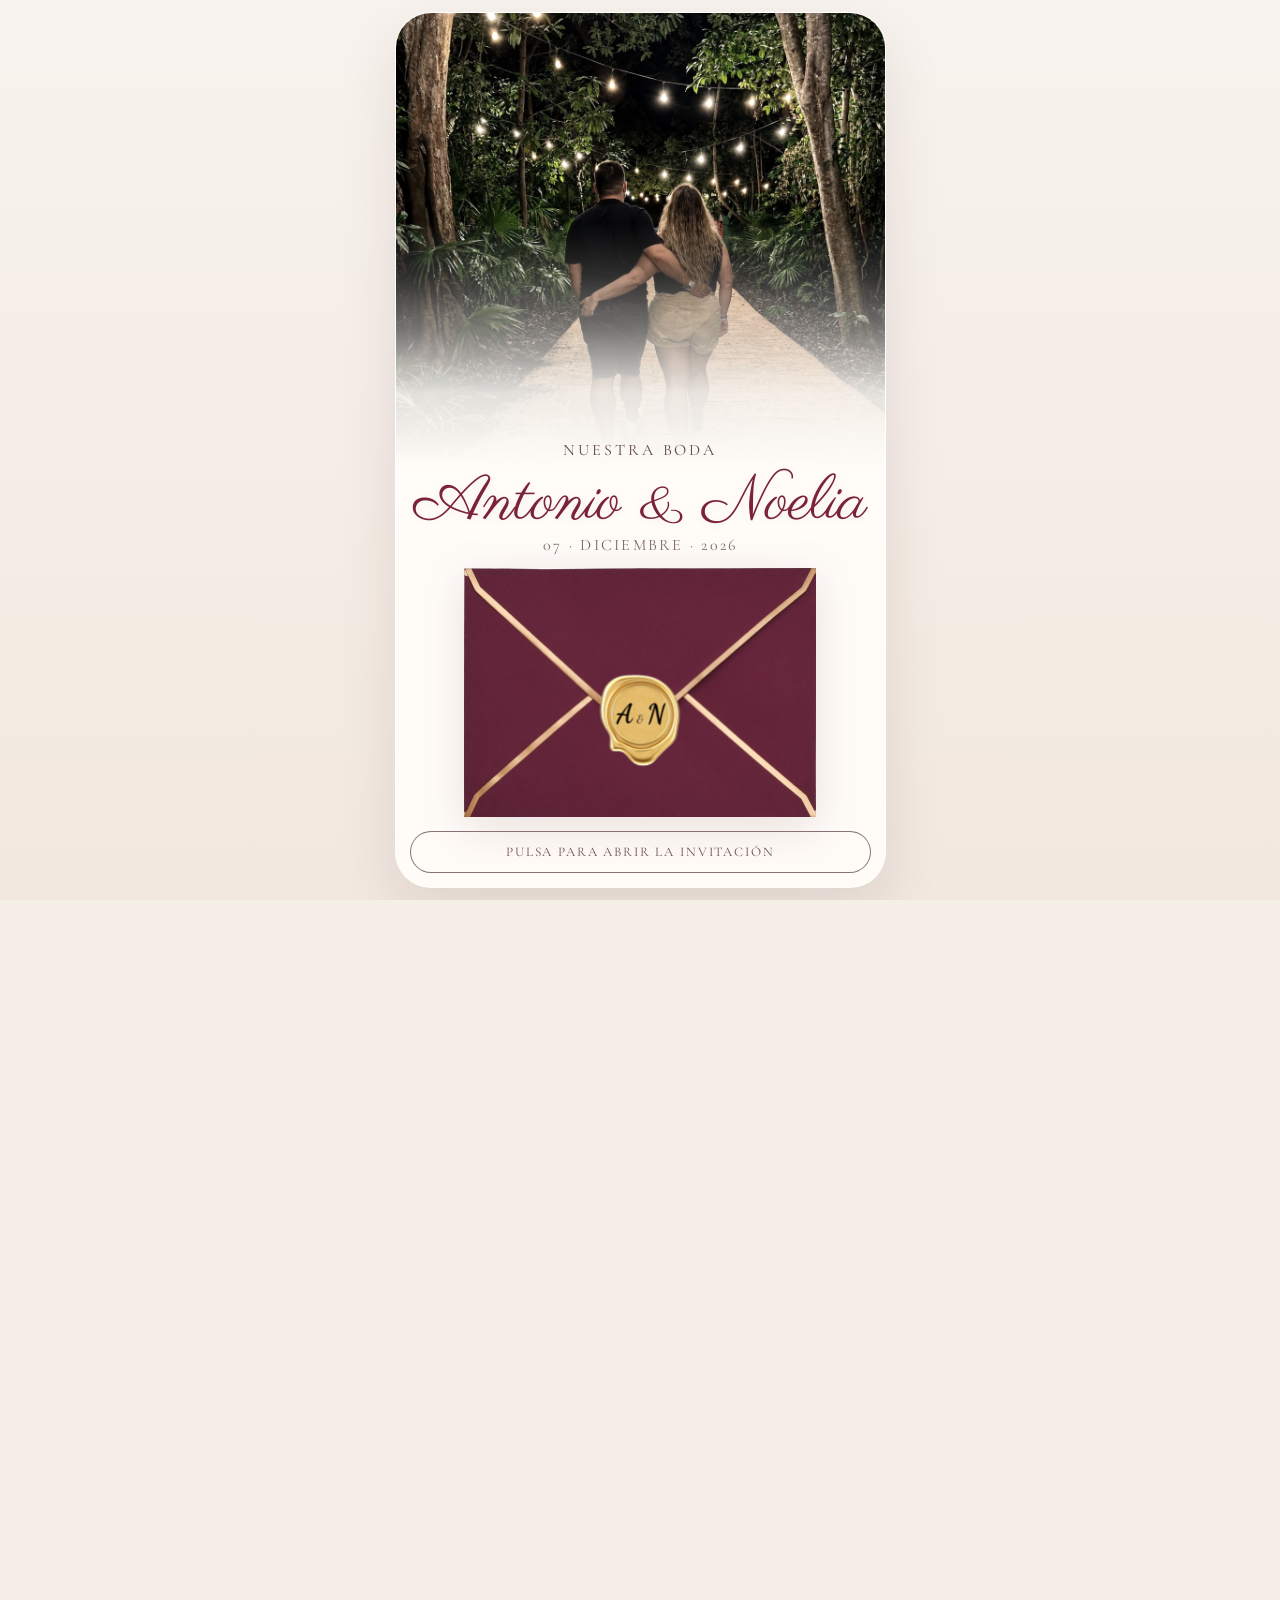
<file: index.html>
<!DOCTYPE html>
<html lang="es">
<head>
  <meta charset="UTF-8" />
  <meta name="viewport" content="width=device-width, initial-scale=1.0" />
  <title>Invitación boda</title>

  <link rel="preconnect" href="https://fonts.googleapis.com">
  <link rel="preconnect" href="https://fonts.gstatic.com" crossorigin>
  <link href="https://fonts.googleapis.com/css2?family=Parisienne&family=Cormorant+Garamond:wght@400;500;600;700&display=swap" rel="stylesheet">

  <link rel="stylesheet" href="style.css" />
  

<script>
  // Al abrir o recargar la invitación, empieza arriba del todo.
  // Si se entra mediante un enlace interno con #ancla, se respeta esa sección.
  if ("scrollRestoration" in history) {
    history.scrollRestoration = "manual";
  }

  window.addEventListener("load", () => {
    if (!window.location.hash) {
      window.scrollTo(0, 0);
    }
  });
</script>

</head>
<body class="intro-lock">

  <div class="intro-screen" id="introScreen">
    <div class="intro-card">

      <div class="intro-photo-wrap">
        <img src="img/principal.jpg" alt="Foto principal" class="intro-photo">

        <div class="intro-photo-label">
          <p class="intro-kicker">Nuestra boda</p>
        </div>
      </div>

      <div class="intro-text-block">
        <h1 class="intro-names">Antonio <span>&</span> Noelia</h1>
        <p class="intro-date">07 · diciembre · 2026</p>
      </div>

      <div class="intro-envelope-wrap" id="openEnvelope" role="button" tabindex="0" aria-label="Abrir invitación">
        <img src="img/sobre.png" alt="Sobre" class="intro-envelope">
      </div>

      <button class="intro-open" id="openInvitation" type="button">
        Pulsa para abrir la invitación
      </button>
    </div>
  </div>
  
<div class="fixed-background"></div>
  <div class="site-shell" id="siteShell">
    

<div class="site-content">

  <section class="hero">
    <div class="hero-inner">
      <p class="hero-kicker">¡Nos casamos!</p>
      <h2 style="font-size: 2.4rem; margin-bottom: 0rem;">Queremos invitarte a acompañarnos en este día tan especial</h2>
    </div>
  </section>

  <div class="ribete-transition" aria-hidden="true">
    <img src="img/ribete-inferior.png" alt="">
  </div>


 <section class="content-section">

      <p class="hero-text">
        Muy pronto compartiremos con vosotros uno de los días más especiales de nuestra vida.
      </p>

    <div class="content-inner">
      <div class="info-card calendar-card">
        <img src="img/calendario.png" alt="Calendario de la boda" class="calendar-image">

        <div class="calendar-save">
          <p class="calendar-save-title">Guárdate la fecha</p>
          <p class="calendar-save-text">
            Añade la boda a tu calendario para tenerla siempre a mano.
          </p>

          <div class="calendar-save-buttons">
            <a
              class="calendar-save-button"
              href="boda.ics"
            >
              <span class="calendar-save-icon" aria-hidden="true">＋</span>
              Añadir al calendario
            </a>
          </div>
        </div>
      </div>
    </div>
      </section>

  
  <section class="countdown-section" id="cuenta-atras">

    
    <div class="content-inner">
      <div class="countdown-card">
        <p class="countdown-kicker">Id buscando modelito...</p>
        <h2 class="countdown-title">¡Que esto no hay quien lo pare!</h2>
        <div class="countdown-grid" id="contador"></div>
      </div>
    </div>
  </section>



<section class="content-section location-section" id="lugar">
  <div class="content-inner">
    <div class="location-card">

      <div class="location-text">
        <p class="location-kicker">Lugar de celebración</p>
        <h2 class="location-title">Hacienda<br>"La Natividad"</h2>
        <p class="location-time">Recepción a las 12:00 h</p>
      </div>

      <div class="location-image-wrap">
        <img src="img/hacienda.png" alt="Hacienda de la celebración" class="location-image">
      </div>

      <div class="location-buttons">
        <a
          href="https://www.google.com/maps/place/La+Natividad/@37.3916953,-5.7566159,17z/data=!3m1!4b1!4m6!3m5!1s0xd12639e638cf8cd:0x5475c0ba36c558f1!8m2!3d37.3916953!4d-5.754041!16s%2Fg%2F11vs7q1wl6?entry=ttu"
          class="location-button"
          target="_blank"
          rel="noopener noreferrer"
        >
          Ubicación en Google Maps
        </a>

        <a
          href="https://maps.apple.com/?ll=37.3916953,-5.754041&q=La%20Natividad"
          class="location-button location-button-secondary"
          target="_blank"
          rel="noopener noreferrer"
        >
          Ubicación en Mapas de Apple
        </a>
      </div>

    </div>
  </div>
</section>

 <section class="planning-section" id="planning">
    <div class="content-inner">
      <div class="planning-header planning-reveal">
        <p class="planning-kicker">Nuestro gran día</p>
        <h2 class="planning-title">Planning</h2>
        <p class="planning-intro">Para que no os perdáis nada, aquí tenéis una pequeña guía de todo lo que nos espera.</p>
      </div>

      <div class="planning-timeline" id="planningTimeline">
        <div class="planning-line" aria-hidden="true">
          <div class="planning-line-progress" id="planningLineProgress"></div>
        </div>

        <article class="planning-event planning-event-left planning-reveal">
          <div class="planning-dot" aria-hidden="true"><span>1</span></div>
          <div class="planning-card">
            <time class="planning-time" datetime="2026-12-07T12:00:00+01:00">12:00 h</time>
            <h3>Bienvenida</h3>
            <p><b>Llegamos a La Natividad y empieza el gran día.</b> Reencuentros, primeros abrazos y ese momento en el que empiezan a mezclarse la ilusión y los nervios. También es la ocasión perfecta para lucir modelito, que para algo nos hemos arreglado.</p>
          </div>
        </article>

        <article class="planning-event planning-event-right planning-reveal">
          <div class="planning-dot" aria-hidden="true"><span>2</span></div>
          <div class="planning-card">
            <time class="planning-time" datetime="2026-12-07T13:00:00+01:00">12:30 h</time>
            <h3>Ceremonia</h3>
            <p><b>Llega el momento de darnos el “sí, quiero”.</b> Un instante muy nuestro, de esos que llevamos mucho tiempo imaginando y que por fin podremos vivir rodeados de todos vosotros. Las lagrimillas están permitidas; nosotros probablemente tampoco nos libremos.</p>
          </div>
        </article>

        <article class="planning-event planning-event-left planning-reveal">
          <div class="planning-dot" aria-hidden="true"><span>3</span></div>
          <div class="planning-card">
            <time class="planning-time" datetime="2026-12-07T14:00:00+01:00">14:00 h</time>
            <h3>Aperitivo</h3>
            <p><b>Comienza el aperitivo.</b> Es la hora de comer algo rico, charlar y dejar que la celebración empiece a coger ritmo. A partir de aquí, tener una copa en la mano empieza a ser bastante recomendable.</p>
          </div>
        </article>

        <article class="planning-event planning-event-right planning-reveal">
          <div class="planning-dot" aria-hidden="true"><span>4</span></div>
          <div class="planning-card">
            <time class="planning-time" datetime="2026-12-07T15:30:00+01:00">15:30 h</time>
            <h3>Almuerzo</h3>
            <p><b>Nos sentamos a la mesa.</b> Llega el momento de disfrutar de un buen almuerzo, muchos brindis y la mejor de las compañías. Eso sí, estad atentos, porque tenemos alguna que otra sorpresa guardada.</p>
          </div>
        </article>

        <article class="planning-event planning-event-left planning-reveal">
          <div class="planning-dot" aria-hidden="true"><span>5</span></div>
          <div class="planning-card">
            <time class="planning-time" datetime="2026-12-07T18:00:00+01:00">18:00 h</time>
            <h3>Que empiece la fiesta</h3>
            <p><b>Abrimos la barra libre y la pista de baile.</b> Se acabaron las formalidades: sube la música y tenemos unas cuantas horas por delante para darlo todo. Es buen momento para recordar la importancia de hidratarse bien; la ciencia lo recomienda y nosotros también.</p>
          </div>
        </article>

        <article class="planning-event planning-event-right planning-reveal">
          <div class="planning-dot" aria-hidden="true"><span>6</span></div>
          <div class="planning-card">
            <time class="planning-time" datetime="2026-12-07T21:30:00+01:00">21:30 h</time>
            <h3>La salvación</h3>
            <p><b>Llega la recena.</b> Después de tantas horas de fiesta, toca recuperar fuerzas y volver a la vida. Porque todos sabemos que la comida a ciertas horas no alimenta: resucita.</p>
          </div>
        </article>

        <div class="planning-finale planning-reveal">
          <span class="planning-finale-heart" aria-hidden="true">♥</span>
          <p>Y hasta que el cuerpo aguante...</p>
        </div>
      </div>
    </div>
  </section>


 <section class="content-section dresscode-section" id="vestimenta">
  <div class="content-inner">
    <div class="dresscode-card">

      <div class="dresscode-heading">
        <p class="dresscode-kicker">Dress code</p>
        <h2 class="dresscode-title">Ven como tú quieras</h2>
        <p class="dresscode-subtitle">
          Solo te pedimos una cosa: que vengas elegante y con ganas de pasarlo bien.
        </p>
      </div>

      <div class="dresscode-grid">

        <article class="dresscode-option">
          <div class="dresscode-icon-wrap" aria-hidden="true">
            <svg class="dresscode-icon" viewBox="0 0 140 170">
              <!-- hombros y chaqueta -->
              <path d="M44 28
                       L22 42
                       L32 82
                       L39 148
                       H101
                       L108 82
                       L118 42
                       L96 28
                       L82 18
                       H58
                       Z"
                    fill="none" stroke="currentColor" stroke-width="4"
                    stroke-linecap="round" stroke-linejoin="round"/>

              <!-- camisa -->
              <path d="M58 18 L70 38 L82 18"
                    fill="none" stroke="currentColor" stroke-width="4"
                    stroke-linecap="round" stroke-linejoin="round"/>

              <!-- solapas -->
              <path d="M44 28 L57 63 L70 46"
                    fill="none" stroke="currentColor" stroke-width="4"
                    stroke-linecap="round" stroke-linejoin="round"/>
              <path d="M96 28 L83 63 L70 46"
                    fill="none" stroke="currentColor" stroke-width="4"
                    stroke-linecap="round" stroke-linejoin="round"/>

              <!-- corbata -->
              <path d="M66 40 L74 40 L77 50 L70 73 L63 50 Z"
                    fill="none" stroke="currentColor" stroke-width="3.5"
                    stroke-linejoin="round"/>

              <!-- centro chaqueta -->
              <path d="M70 73 L70 148"
                    fill="none" stroke="currentColor" stroke-width="3.2"
                    stroke-linecap="round"/>

              <!-- botones -->
              <circle cx="64" cy="92" r="2.2" fill="currentColor"/>
              <circle cx="64" cy="108" r="2.2" fill="currentColor"/>

              <!-- bolsillo -->
              <path d="M82 82 H97"
                    fill="none" stroke="currentColor" stroke-width="3"
                    stroke-linecap="round"/>
            </svg>
          </div>
          <p class="dresscode-label">Ellos</p>
          <h3>Arreglado, a tu estilo</h3>
        </article>

        <article class="dresscode-option">
          <div class="dresscode-icon-wrap" aria-hidden="true">
            <svg class="dresscode-icon" viewBox="0 0 140 170">
              <!-- escote y tirantes -->
              <path d="M54 20 L60 44
                       Q70 52 80 44
                       L86 20"
                    fill="none" stroke="currentColor" stroke-width="4"
                    stroke-linecap="round" stroke-linejoin="round"/>

              <!-- cintura -->
              <path d="M60 44
                       Q57 61 54 70
                       H86
                       Q83 61 80 44"
                    fill="none" stroke="currentColor" stroke-width="4"
                    stroke-linecap="round" stroke-linejoin="round"/>

              <!-- falda elegante -->
              <path d="M54 70
                       L42 144
                       Q70 154 98 144
                       L86 70"
                    fill="none" stroke="currentColor" stroke-width="4"
                    stroke-linecap="round" stroke-linejoin="round"/>

              <!-- caída central -->
              <path d="M70 72 L70 145"
                    fill="none" stroke="currentColor" stroke-width="2.7"
                    stroke-linecap="round" opacity="0.55"/>

              <!-- detalle cintura -->
              <path d="M54 70 Q70 76 86 70"
                    fill="none" stroke="currentColor" stroke-width="3"
                    stroke-linecap="round"/>
            </svg>
          </div>
          <p class="dresscode-label">Ellas</p>
          <h3>Elegante y cómoda</h3>
        </article>

      </div>

      <div class="dresscode-message">
        <p>
          No hay colores prohibidos, fórmulas secretas ni manual de instrucciones… salvo un pequeño detalle: el blanco se lo dejamos a la novia 😉
          Ponte aquello con lo que te sientas tú, dale un toque elegante y listo.
        </p>
      </div>

      <div class="dresscode-grass-note">
        <span class="dresscode-grass-icon" aria-hidden="true">♧</span>
        <div>
          <strong>Pequeño aviso para los tacones</strong>
          <p>
            La finca tiene algunas zonas de césped, así que ojo con los tacones muy finos.
          </p>
        </div>
      </div>

      <div class="dresscode-note">
        <span class="dresscode-note-mark">✦</span>
        <p>Lo importante es que vengas tú.</p>
        <span class="dresscode-note-mark">✦</span>
      </div>

    </div>
  </div>
</section>

 <section class="content-section rsvp-section" id="asistencia">
  <div class="content-inner">
    <div class="rsvp-card">

      <div class="rsvp-icon" aria-hidden="true">
        <span>💌</span>
      </div>

      <p class="rsvp-kicker">Asistencia</p>
      <h2 class="rsvp-title">¿Contamos contigo?</h2>

      <p class="rsvp-lead">
        Utiliza nuestro formulario para contarnos si podrás acompañarnos.
      </p>

      <a href="asistencia.html" class="rsvp-button">
        Formulario de asistencia
      </a>

      <p class="rsvp-note">
        Agradecemos que rellenes el formulario aunque no puedas venir, ya que así nos ayudas
        a organizarlo todo mejor… y evitamos perseguirte por WhatsApp unas semanas antes.
        <span aria-hidden="true">😄📱</span>
      </p>

    </div>
  </div>
</section>

  </div>
  </div>

<div class="floating-countdown" id="floatingCountdown" aria-hidden="true">
  <span><strong id="floatingDias">000</strong><small> Días</small></span>
  <span><strong id="floatingHoras">00</strong><small> Horas</small></span>
  <span><strong id="floatingMinutos">00</strong><small> Minutos</small></span>
  <span><strong id="floatingSegundos">00</strong><small> Segundos</small></span>
</div>

<div class="countdown-morph" id="countdownMorph" aria-hidden="true">

  <div class="countdown-morph-shell" id="countdownMorphShell"></div>

  <div class="countdown-morph-item">
    <div class="countdown-morph-compact">
      <strong data-morph-value="dias">000</strong>
      <small>Días</small>
    </div>

    <div class="countdown-morph-card">
      <strong data-morph-card-value="dias">000</strong>
      <small>Días</small>
    </div>
  </div>

  <div class="countdown-morph-item">
    <div class="countdown-morph-compact">
      <strong data-morph-value="horas">00</strong>
      <small>Horas</small>
    </div>

    <div class="countdown-morph-card">
      <strong data-morph-card-value="horas">00</strong>
      <small>Horas</small>
    </div>
  </div>

  <div class="countdown-morph-item">
    <div class="countdown-morph-compact">
      <strong data-morph-value="minutos">00</strong>
      <small>Minutos</small>
    </div>

    <div class="countdown-morph-card">
      <strong data-morph-card-value="minutos">00</strong>
      <small>Minutos</small>
    </div>
  </div>

  <div class="countdown-morph-item">
    <div class="countdown-morph-compact">
      <strong data-morph-value="segundos">00</strong>
      <small>Segundos</small>
    </div>

    <div class="countdown-morph-card">
      <strong data-morph-card-value="segundos">00</strong>
      <small>Segundos</small>
    </div>
  </div>

</div>
  
  
<script>
  const fechaEvento = new Date(
    "2026-12-07T12:00:00+01:00"
  ).getTime();


  const countdownSection =
    document.getElementById("cuenta-atras");

  const countdownCard =
    countdownSection?.querySelector(".countdown-card");

  const countdownTitle =
    countdownSection?.querySelector(".countdown-title");

  const contador =
    document.getElementById("contador");


  /*
     ==============================
     CHECKPOINT ESTABLE
     ==============================
  */

  let checkpointInicializado = false;

  let checkpointDias = null;
  let checkpointHoras = null;
  let checkpointMinutos = null;
  let checkpointSegundos = null;


  /*
     ==============================
     FLOTANTE REAL
     ==============================
  */

  const floatingCountdown =
    document.getElementById("floatingCountdown");

  const floatingDias =
    document.getElementById("floatingDias");

  const floatingHoras =
    document.getElementById("floatingHoras");

  const floatingMinutos =
    document.getElementById("floatingMinutos");

  const floatingSegundos =
    document.getElementById("floatingSegundos");


  /*
     ==============================
     CAPA MORPH
     ==============================
  */

  const countdownMorph =
    document.getElementById("countdownMorph");

  const countdownMorphShell =
    document.getElementById("countdownMorphShell");

  const morphItems =
    Array.from(
      document.querySelectorAll(".countdown-morph-item")
    );


  /*
     ==================================================
     REFERENCIAS DE LA CINTA MÉTRICA
     ==================================================
  */


  /*
     ==============================
     EL ANTES
     ==============================
  */

  const ANTES_INICIO_RATIO = 0.04;

  const ANTES_FINAL_RATIO = 0.27;


  /*
     ==============================
     EL DESPUÉS
     ==============================
  */

  const DESPUES_INICIO_RATIO = 0.475;

  const DESPUES_FINAL_RATIO = 0.055;


  /*
     ==============================
     LÍMITES DE LAS REFERENCIAS
     ==============================
  */

  const ANTES_INICIO_MIN = 16;

  const ANTES_INICIO_MAX = 48;


  const ANTES_FINAL_MIN = 190;

  const ANTES_FINAL_MAX = 280;


  const DESPUES_INICIO_MIN = 320;

  const DESPUES_INICIO_MAX = 460;


  const DESPUES_FINAL_MIN = 32;

  const DESPUES_FINAL_MAX = 56;


  /*
     ==============================
     MÁRGENES DEL MORPH
     ==============================
  */

  const MARGEN_MORPH_VIEWPORT = 16;

  const MARGEN_MORPH_TARJETA_SUPERIOR = 28;

  const MARGEN_MORPH_TARJETA_INFERIOR = 24;


  /*
     ==============================
     TOLERANCIAS DEL RELEVO
     ==============================
  */

  const TOLERANCIA_RELEVO_POSICION = 8;

  const TOLERANCIA_RELEVO_TAMANO = 8;


  /*
     ==============================
     ESTADO DEL SCROLL
     ==============================
  */

  let scrollFramePendiente = false;


  let ultimoScrollY =
    window.scrollY;


  /*
     1  = bajando
     -1 = subiendo
     0  = todavía sin dirección
  */

  let direccionScroll = 0;


  /*
     ==================================================
     UTILIDADES
     ==================================================
  */

  function limitar(valor, minimo, maximo) {
    return Math.min(
      Math.max(valor, minimo),
      maximo
    );
  }


  function interpolar(inicio, final, progreso) {
    return inicio + (final - inicio) * progreso;
  }


  function suavizar(progreso) {
    return limitar(progreso, 0, 1);
  }


  function formatearNumero(numero, digitos = 2) {
    return String(numero).padStart(digitos, "0");
  }


  function valorViewport(
    ratio,
    minimo,
    maximo
  ) {
    return limitar(
      window.innerHeight * ratio,
      minimo,
      maximo
    );
  }


  /*
     DIRECCIÓN REAL DEL SCROLL
  */

  function actualizarDireccionScroll() {
    const scrollActual =
      window.scrollY;


    if (scrollActual > ultimoScrollY) {
      direccionScroll = 1;
    }


    if (scrollActual < ultimoScrollY) {
      direccionScroll = -1;
    }


    ultimoScrollY =
      scrollActual;
  }


  /*
     REFERENCIAS REALES DEL DISPOSITIVO
  */

  function obtenerReferenciasMorph() {
    const antesInicio =
      valorViewport(
        ANTES_INICIO_RATIO,
        ANTES_INICIO_MIN,
        ANTES_INICIO_MAX
      );


    const antesFinal =
      -valorViewport(
        ANTES_FINAL_RATIO,
        ANTES_FINAL_MIN,
        ANTES_FINAL_MAX
      );


    const despuesInicio =
      valorViewport(
        DESPUES_INICIO_RATIO,
        DESPUES_INICIO_MIN,
        DESPUES_INICIO_MAX
      );


    const despuesFinal =
      valorViewport(
        DESPUES_FINAL_RATIO,
        DESPUES_FINAL_MIN,
        DESPUES_FINAL_MAX
      );


    return {
      antesInicio,
      antesFinal,
      despuesInicio,
      despuesFinal
    };
  }


  /*
     VIEWPORT ÚNICO
  */

  function obtenerViewportVisual() {
    return {
      top: window.scrollY,
      height: window.innerHeight
    };
  }


  /*
     COORDENADAS DEL DOCUMENTO
  */

  function rectDocumento(elemento) {
    const rect =
      elemento.getBoundingClientRect();


    return {
      left:
        rect.left + window.scrollX,

      top:
        rect.top + window.scrollY,

      width:
        rect.width,

      height:
        rect.height,

      right:
        rect.right + window.scrollX,

      bottom:
        rect.bottom + window.scrollY
    };
  }


  /*
     ==================================================
     CORRECCIÓN DE MÁRGENES
     ==================================================
  */

  function obtenerCorreccionViewport(rectShell) {
    const viewport =
      obtenerViewportVisual();


    const limiteSuperior =
      viewport.top +
      MARGEN_MORPH_VIEWPORT;


    const limiteInferior =
      viewport.top +
      viewport.height -
      MARGEN_MORPH_VIEWPORT;


    const bordeSuperior =
      rectShell.top;


    const bordeInferior =
      rectShell.top +
      rectShell.height;


    if (bordeSuperior < limiteSuperior) {
      return limiteSuperior - bordeSuperior;
    }


    if (bordeInferior > limiteInferior) {
      return limiteInferior - bordeInferior;
    }


    return 0;
  }


  /*
     CORRECCIÓN DE TARJETA

     IMPORTANTE:

     EL ANTES / ANTES INVERSO:
     no usa corredor de tarjeta.

     El morph puede atravesar visualmente
     el texto y recorrer libremente la sección.

     EL DESPUÉS / DESPUÉS INVERSO:
     mantiene exactamente el corredor que
     ya estaba funcionando bien.
  */

  function obtenerCorreccionTarjeta(
    rectShell,
    posicionFlotante
  ) {
    /*
       ANTES / ANTES INVERSO

       Sin corrección de tarjeta.
    */

    if (posicionFlotante === "bottom") {
      return 0;
    }


    /*
       DESPUÉS / DESPUÉS INVERSO
    */

    if (
      !countdownCard ||
      !countdownTitle
    ) {
      return 0;
    }


    const cardRect =
      rectDocumento(countdownCard);


    const titleRect =
      rectDocumento(countdownTitle);


    const limiteSuperior =
      titleRect.bottom +
      MARGEN_MORPH_TARJETA_SUPERIOR;


    const limiteInferior =
      cardRect.bottom -
      MARGEN_MORPH_TARJETA_INFERIOR;


    const bordeSuperior =
      rectShell.top;


    const bordeInferior =
      rectShell.top +
      rectShell.height;


    const estaDentroDeLaTarjeta =
      bordeInferior > cardRect.top &&
      bordeSuperior < cardRect.bottom;


    if (!estaDentroDeLaTarjeta) {
      return 0;
    }


    if (bordeSuperior < limiteSuperior) {
      return limiteSuperior - bordeSuperior;
    }


    if (bordeInferior > limiteInferior) {
      return limiteInferior - bordeInferior;
    }


    return 0;
  }


  function desplazarRectanguloY(
    rect,
    desplazamientoY
  ) {
    return {
      ...rect,

      top:
        rect.top +
        desplazamientoY,

      bottom:
        rect.bottom !== undefined
          ? rect.bottom +
            desplazamientoY
          : rect.top +
            desplazamientoY +
            rect.height
    };
  }


  /*
     ==================================================
     VALORES DEL MORPH
     ==================================================
  */

  function actualizarValoresMorph(
    dias,
    horas,
    minutos,
    segundos
  ) {
    const valores = {
      dias:
        formatearNumero(dias, 3),

      horas:
        formatearNumero(horas),

      minutos:
        formatearNumero(minutos),

      segundos:
        formatearNumero(segundos)
    };


    Object.entries(valores).forEach(
      ([nombre, valor]) => {

        document
          .querySelectorAll(
            `[data-morph-value="${nombre}"]`
          )
          .forEach((elemento) => {
            elemento.textContent = valor;
          });


        document
          .querySelectorAll(
            `[data-morph-card-value="${nombre}"]`
          )
          .forEach((elemento) => {
            elemento.textContent = valor;
          });

      }
    );
  }


  /*
     ==================================================
     VISIBILIDAD
     ==================================================
  */

  function ocultarMorph() {
    if (!countdownMorph) return;


    countdownMorph.classList.remove(
      "is-active"
    );
  }


  function ocultarCuentaFlotante() {
    if (!floatingCountdown) return;


    floatingCountdown.classList.remove(
      "is-visible"
    );


    floatingCountdown.style.removeProperty(
      "opacity"
    );


    floatingCountdown.style.removeProperty(
      "filter"
    );


    floatingCountdown.classList.remove(
      "is-morphing",
      "is-morph-handoff"
    );
  }


  function ocultarGridReal() {
    if (!contador) return;


    contador.classList.add(
      "is-morphing"
    );


    contador.style.opacity = "0";
  }


  function mostrarGridReal() {
    if (!contador) return;


    contador.classList.remove(
      "is-morphing"
    );


    contador.style.removeProperty(
      "opacity"
    );
  }


  /*
     ==================================================
     FLOTANTE
     ==================================================
  */


  /*
     POSICIÓN INVISIBLE PARA MEDICIÓN
  */

  function prepararFlotanteParaMedir(posicion) {
    if (!floatingCountdown) return;


    floatingCountdown.classList.add(
      "is-visible",
      "is-morphing",
      "is-morph-handoff"
    );


    if (posicion === "bottom") {

      floatingCountdown.classList.add(
        "is-bottom"
      );


      floatingCountdown.classList.remove(
        "is-top"
      );

    } else {

      floatingCountdown.classList.add(
        "is-top"
      );


      floatingCountdown.classList.remove(
        "is-bottom"
      );

    }


    floatingCountdown.style.opacity = "0";

    floatingCountdown.style.filter = "none";
  }


  /*
     FLOTANTE ESTABLE

     No es un handoff.

     Solo establece el estado final visible.
  */

  function mostrarFlotanteEstable(posicion) {
    if (!floatingCountdown) return;


    floatingCountdown.classList.remove(
      "is-morphing",
      "is-morph-handoff"
    );


    if (posicion === "bottom") {

      floatingCountdown.classList.add(
        "is-bottom",
        "is-visible"
      );


      floatingCountdown.classList.remove(
        "is-top"
      );

    } else {

      floatingCountdown.classList.add(
        "is-top",
        "is-visible"
      );


      floatingCountdown.classList.remove(
        "is-bottom"
      );

    }


    floatingCountdown.style.removeProperty(
      "opacity"
    );


    floatingCountdown.style.removeProperty(
      "filter"
    );


    floatingCountdown.setAttribute(
      "aria-hidden",
      "false"
    );
  }


  /*
     HANDOFF REAL MORPH -> FLOTANTE

     Solo se usa cuando realmente existe
     una transición entre ambos actores.
  */

  function entregarMorphAFlotante(posicion) {
    if (
      !floatingCountdown ||
      !countdownMorph
    ) {
      return;
    }


    floatingCountdown.classList.add(
      "is-morph-handoff"
    );


    if (posicion === "bottom") {

      floatingCountdown.classList.remove(
        "is-top",
        "is-morphing"
      );


      floatingCountdown.classList.add(
        "is-bottom",
        "is-visible"
      );

    } else {

      floatingCountdown.classList.remove(
        "is-bottom",
        "is-morphing"
      );


      floatingCountdown.classList.add(
        "is-top",
        "is-visible"
      );

    }


    floatingCountdown.style.opacity = "1";

    floatingCountdown.style.filter = "none";


    floatingCountdown.setAttribute(
      "aria-hidden",
      "false"
    );


    countdownMorph.classList.remove(
      "is-active"
    );


    ocultarGridReal();


    requestAnimationFrame(() => {

      floatingCountdown.classList.remove(
        "is-morph-handoff"
      );


      floatingCountdown.style.removeProperty(
        "opacity"
      );


      floatingCountdown.style.removeProperty(
        "filter"
      );

    });
  }


  /*
     ==================================================
     GEOMETRÍA
     ==================================================
  */

  function obtenerRectangulosFlotante() {
    if (!floatingCountdown) return [];


    return Array.from(
      floatingCountdown.children
    ).map(
      elemento =>
        rectDocumento(elemento)
    );
  }


  function obtenerRectangulosTarjetas() {
    if (!contador) return [];


    return Array.from(
      contador.querySelectorAll(
        ".countdown-item"
      )
    ).map(
      elemento =>
        rectDocumento(elemento)
    );
  }


  function colocarElemento(elemento, rect) {
    if (!elemento) return;


    elemento.style.left =
      `${rect.left}px`;


    elemento.style.top =
      `${rect.top}px`;


    elemento.style.width =
      `${rect.width}px`;


    elemento.style.height =
      `${rect.height}px`;
  }


  function interpolarRectangulo(
    inicio,
    final,
    progreso
  ) {
    return {
      left:
        interpolar(
          inicio.left,
          final.left,
          progreso
        ),

      top:
        interpolar(
          inicio.top,
          final.top,
          progreso
        ),

      width:
        interpolar(
          inicio.width,
          final.width,
          progreso
        ),

      height:
        interpolar(
          inicio.height,
          final.height,
          progreso
        )
    };
  }


  /*
     ==================================================
     COMPARACIÓN MORPH / FLOTANTE
     ==================================================
  */

  function morphCoincideConFlotante(posicion) {
    if (
      !countdownMorphShell ||
      !floatingCountdown
    ) {
      return false;
    }


    prepararFlotanteParaMedir(posicion);


    const morphRect =
      countdownMorphShell.getBoundingClientRect();


    const floatingRect =
      floatingCountdown.getBoundingClientRect();


    const diferenciaLeft =
      Math.abs(
        morphRect.left -
        floatingRect.left
      );


    const diferenciaTop =
      Math.abs(
        morphRect.top -
        floatingRect.top
      );


    const diferenciaWidth =
      Math.abs(
        morphRect.width -
        floatingRect.width
      );


    const diferenciaHeight =
      Math.abs(
        morphRect.height -
        floatingRect.height
      );


    return (
      diferenciaLeft <=
        TOLERANCIA_RELEVO_POSICION &&

      diferenciaTop <=
        TOLERANCIA_RELEVO_POSICION &&

      diferenciaWidth <=
        TOLERANCIA_RELEVO_TAMANO &&

      diferenciaHeight <=
        TOLERANCIA_RELEVO_TAMANO
    );
  }


  /*
     ==================================================
     REPRESENTACIÓN DEL MORPH
     ==================================================

     progresoVisual = 0
     flotante compacta

     progresoVisual = 1
     cuatro tarjetas
  */

  function representarMorph(
    progreso,
    posicionFlotante,
    direccion = "compacto-a-grid"
  ) {
    progreso =
      limitar(progreso, 0, 1);


    const progresoVisual =
      direccion === "grid-a-compacto"
        ? 1 - progreso
        : progreso;


    const progresoSuave =
      suavizar(progresoVisual);


    prepararFlotanteParaMedir(
      posicionFlotante
    );


    const rectFlotante =
      rectDocumento(
        floatingCountdown
      );


    const rectGrid =
      rectDocumento(
        contador
      );


    const origenes =
      obtenerRectangulosFlotante();


    const destinos =
      obtenerRectangulosTarjetas();


    if (
      origenes.length !== 4 ||
      destinos.length !== 4
    ) {
      ocultarMorph();

      return;
    }


    countdownMorph.classList.add(
      "is-active"
    );


    /*
       ==========================
       CÁPSULA GENERAL
       ==========================
    */

    let rectShell =
      interpolarRectangulo(
        rectFlotante,
        rectGrid,
        progresoSuave
      );


    const correccionViewport =
      obtenerCorreccionViewport(
        rectShell
      );


    rectShell =
      desplazarRectanguloY(
        rectShell,
        correccionViewport
      );


    const correccionTarjeta =
      obtenerCorreccionTarjeta(
        rectShell,
        posicionFlotante
      );


    rectShell =
      desplazarRectanguloY(
        rectShell,
        correccionTarjeta
      );


    const correccionTotal =
      correccionViewport +
      correccionTarjeta;


    colocarElemento(
      countdownMorphShell,
      rectShell
    );


    countdownMorphShell.style.borderRadius =
      `${interpolar(
        999,
        20,
        progresoSuave
      )}px`;


    countdownMorphShell.style.background =
      `rgba(
        255,
        250,
        245,
        ${0.58 * (1 - progresoSuave)}
      )`;


    countdownMorphShell.style.borderColor =
      `rgba(
        111,
        16,
        38,
        ${0.10 * (1 - progresoSuave)}
      )`;


    countdownMorphShell.style.boxShadow =
      `0 10px 26px rgba(
        70,
        20,
        30,
        ${0.08 * (1 - progresoSuave)}
      )`;


    /*
       ==========================
       CUATRO VALORES
       ==========================
    */

    morphItems.forEach(
      (item, indice) => {

        let rect =
          interpolarRectangulo(
            origenes[indice],
            destinos[indice],
            progresoSuave
          );


        rect =
          desplazarRectanguloY(
            rect,
            correccionTotal
          );


        colocarElemento(
          item,
          rect
        );


        item.style.borderRadius =
          `${interpolar(
            8,
            20,
            progresoSuave
          )}px`;


        item.style.background =
          `rgba(
            255,
            252,
            248,
            ${0.58 * progresoSuave}
          )`;


        item.style.border =
          `1px solid rgba(
            111,
            16,
            38,
            ${0.10 * progresoSuave}
          )`;


        item.style.boxShadow =
          `0 14px 30px rgba(
            70,
            20,
            30,
            ${0.08 * progresoSuave}
          )`;


        const compacto =
          item.querySelector(
            ".countdown-morph-compact"
          );


        const tarjeta =
          item.querySelector(
            ".countdown-morph-card"
          );


        const opacidadCompacto =
          1 -
          limitar(
            (
              progresoSuave -
              0.42
            ) /
            0.08,
            0,
            1
          );


        const opacidadTarjeta =
          limitar(
            (
              progresoSuave -
              0.50
            ) /
            0.08,
            0,
            1
          );


        compacto.style.opacity =
          `${opacidadCompacto}`;


        tarjeta.style.opacity =
          `${opacidadTarjeta}`;

      }
    );
  }


  /*
     ==================================================
     CHECKPOINT ESTABLE
     ==================================================
  */

  function inicializarCheckpoint() {
    if (
      checkpointInicializado ||
      !contador
    ) {
      return;
    }


    contador.innerHTML = `
      <div class="countdown-item">
        <span id="checkpointDias">000</span>
        <small>Días</small>
      </div>

      <div class="countdown-item">
        <span id="checkpointHoras">00</span>
        <small>Horas</small>
      </div>

      <div class="countdown-item">
        <span id="checkpointMinutos">00</span>
        <small>Minutos</small>
      </div>

      <div class="countdown-item">
        <span id="checkpointSegundos">00</span>
        <small>Segundos</small>
      </div>
    `;


    checkpointDias =
      document.getElementById(
        "checkpointDias"
      );


    checkpointHoras =
      document.getElementById(
        "checkpointHoras"
      );


    checkpointMinutos =
      document.getElementById(
        "checkpointMinutos"
      );


    checkpointSegundos =
      document.getElementById(
        "checkpointSegundos"
      );


    checkpointInicializado = true;
  }


  /*
     ==================================================
     EVENTO TERMINADO
     ==================================================
  */

  function desactivarCuentaFlotante() {
    ocultarMorph();

    ocultarCuentaFlotante();


    floatingCountdown.classList.add(
      "is-disabled"
    );


    floatingCountdown.setAttribute(
      "aria-hidden",
      "true"
    );


    mostrarGridReal();
  }


  /*
     ==================================================
     MÁQUINA DE ESTADOS
     ==================================================
  */

  function actualizarPosicionFlotante() {
    if (
      !countdownSection ||
      !floatingCountdown ||
      !contador
    ) {
      return;
    }


    /*
       ACTUALIZAMOS PRIMERO LA DIRECCIÓN
    */

    actualizarDireccionScroll();


    /*
       INTRO
    */

    if (
      document.body.classList.contains(
        "intro-lock"
      )
    ) {
      ocultarMorph();

      ocultarCuentaFlotante();

      ocultarGridReal();

      return;
    }


    /*
       EVENTO TERMINADO
    */

    if (
      floatingCountdown.classList.contains(
        "is-disabled"
      )
    ) {
      ocultarMorph();

      ocultarCuentaFlotante();

      mostrarGridReal();

      return;
    }


    const gridRect =
      contador.getBoundingClientRect();


    const viewport =
      obtenerViewportVisual();


    const referencias =
      obtenerReferenciasMorph();


    /*
       =========================================
       EL ANTES
       =========================================
    */

    const distanciaDesdeBordeInferior =
      gridRect.top -
      viewport.height;


    const progresoAntes =
      limitar(
        (
          referencias.antesInicio -
          distanciaDesdeBordeInferior
        ) /
        (
          referencias.antesInicio -
          referencias.antesFinal
        ),
        0,
        1
      );


/*
   INICIO

   También es el final del
   ANTES INVERSO.

   Si llegamos aquí subiendo,
   el scroll puede haberse saltado
   los últimos frames del morph.

   En ese caso hacemos un handoff
   inmediato para cerrar la cadena
   de acción sin dejar un frame vacío.
*/

if (progresoAntes <= 0) {

  ocultarGridReal();


  if (direccionScroll < 0) {

    entregarMorphAFlotante(
      "bottom"
    );

  } else {

    ocultarMorph();


    mostrarFlotanteEstable(
      "bottom"
    );

  }


  return;
}


    /*
       EL ANTES / EL ANTES INVERSO
    */

    if (progresoAntes < 1) {

      ocultarGridReal();


      representarMorph(
        progresoAntes,
        "bottom",
        "compacto-a-grid"
      );


      /*
         SOLO EL ANTES INVERSO
         PUEDE ENTREGAR A LA FLOTANTE INFERIOR.

         Bajando jamás ejecutamos este relevo.
      */

      if (
        direccionScroll < 0 &&
        progresoAntes < 0.50 &&
        morphCoincideConFlotante("bottom")
      ) {

        entregarMorphAFlotante(
          "bottom"
        );
      }


      return;
    }


    /*
       =========================================
       EL DESPUÉS
       =========================================
    */

    const progresoDespues =
      limitar(
        (
          referencias.despuesInicio -
          gridRect.bottom
        ) /
        (
          referencias.despuesInicio -
          referencias.despuesFinal
        ),
        0,
        1
      );


    /*
       CHECKPOINT PURO
    */

    if (progresoDespues <= 0) {

      ocultarMorph();

      ocultarCuentaFlotante();

      mostrarGridReal();


      floatingCountdown.setAttribute(
        "aria-hidden",
        "true"
      );


      return;
    }


    /*
       EL DESPUÉS / EL DESPUÉS INVERSO
    */

    if (progresoDespues < 1) {

      ocultarGridReal();


      representarMorph(
        progresoDespues,
        "top",
        "grid-a-compacto"
      );


      /*
         SOLO EL DESPUÉS NORMAL
         ENTREGA A LA FLOTANTE SUPERIOR.

         Subiendo jamás ejecutamos
         este relevo.
      */

      if (
        direccionScroll > 0 &&
        progresoDespues > 0.50 &&
        morphCoincideConFlotante("top")
      ) {

        entregarMorphAFlotante(
          "top"
        );
      }


      return;
    }


    /*
       FINAL
    */

    ocultarMorph();

    ocultarGridReal();


    mostrarFlotanteEstable(
      "top"
    );
  }


  /*
     ==================================================
     FRAME DE SCROLL
     ==================================================
  */

  function solicitarActualizacionScroll() {
    if (scrollFramePendiente) return;


    scrollFramePendiente = true;


    requestAnimationFrame(() => {

      actualizarPosicionFlotante();


      scrollFramePendiente = false;

    });
  }


  /*
     ==================================================
     RELOJ
     ==================================================
  */

  function actualizarCuentaAtras() {
    const ahora =
      new Date().getTime();


    const diferencia =
      fechaEvento -
      ahora;


    if (diferencia <= 0) {

      checkpointInicializado = false;


      contador.innerHTML = `
        <div class="countdown-ended">
          <h3>Gracias por venir</h3>
          <p>
            Esperamos que hayas disfrutado
            de este día tan especial.
          </p>
        </div>
      `;


      desactivarCuentaFlotante();


      return;
    }


    const dias =
      Math.floor(
        diferencia /
        (1000 * 60 * 60 * 24)
      );


    const horas =
      Math.floor(
        (
          diferencia /
          (1000 * 60 * 60)
        ) % 24
      );


    const minutos =
      Math.floor(
        (
          diferencia /
          (1000 * 60)
        ) % 60
      );


    const segundos =
      Math.floor(
        (
          diferencia /
          1000
        ) % 60
      );


    /*
       CHECKPOINT
    */

    inicializarCheckpoint();


    if (checkpointDias) {
      checkpointDias.textContent =
        formatearNumero(
          dias,
          3
        );
    }


    if (checkpointHoras) {
      checkpointHoras.textContent =
        formatearNumero(
          horas
        );
    }


    if (checkpointMinutos) {
      checkpointMinutos.textContent =
        formatearNumero(
          minutos
        );
    }


    if (checkpointSegundos) {
      checkpointSegundos.textContent =
        formatearNumero(
          segundos
        );
    }


    /*
       FLOTANTE
    */

    if (floatingDias) {
      floatingDias.textContent =
        formatearNumero(
          dias,
          3
        );
    }


    if (floatingHoras) {
      floatingHoras.textContent =
        formatearNumero(
          horas
        );
    }


    if (floatingMinutos) {
      floatingMinutos.textContent =
        formatearNumero(
          minutos
        );
    }


    if (floatingSegundos) {
      floatingSegundos.textContent =
        formatearNumero(
          segundos
        );
    }


    /*
       MORPH
    */

    actualizarValoresMorph(
      dias,
      horas,
      minutos,
      segundos
    );


    solicitarActualizacionScroll();
  }


  /*
     ==================================================
     INICIO
     ==================================================
  */

  actualizarCuentaAtras();


  /*
     RELOJ
  */

  setInterval(
    actualizarCuentaAtras,
    1000
  );


  /*
     SCROLL
  */

  window.addEventListener(
    "scroll",
    solicitarActualizacionScroll,
    {
      passive: true
    }
  );


  /*
     RESIZE
  */

  window.addEventListener(
    "resize",
    solicitarActualizacionScroll
  );
</script>
  
  
<script>
  const introScreen = document.getElementById("introScreen");
  const siteShell = document.getElementById("siteShell");
  const openInvitation = document.getElementById("openInvitation");
  const openEnvelope = document.getElementById("openEnvelope");

  let invitationOpened = false;

  function openSite() {
    if (invitationOpened) return;

    invitationOpened = true;

    introScreen.classList.add("is-opening");
    siteShell.classList.add("is-visible");
    document.body.classList.remove("intro-lock");

    setTimeout(() => {
      introScreen.classList.add("is-hidden");
    }, 1400);
  }

  openInvitation.addEventListener("click", openSite);
  openEnvelope.addEventListener("click", openSite);

  openEnvelope.addEventListener("keydown", function(event) {
    if (event.key === "Enter" || event.key === " ") {
      event.preventDefault();
      openSite();
    }
  });
</script>


  
<script>
  /* PLANNING · REVEAL + LÍNEA */
  (() => {
    const timeline = document.getElementById("planningTimeline");
    const progress = document.getElementById("planningLineProgress");
    const reveals = document.querySelectorAll(".planning-reveal");
    if (!timeline || !progress) return;

    const reducedMotion = window.matchMedia("(prefers-reduced-motion: reduce)").matches;
    if (reducedMotion) {
      reveals.forEach((element) => element.classList.add("is-visible"));
      progress.style.transform = "scaleY(1)";
      return;
    }

    const observer = new IntersectionObserver((entries) => {
      entries.forEach((entry) => {
        if (entry.isIntersecting) {
          entry.target.classList.add("is-visible");
          observer.unobserve(entry.target);
        }
      });
    }, { threshold: 0.18, rootMargin: "0px 0px -8% 0px" });

    reveals.forEach((element) => observer.observe(element));
    let planningFramePending = false;

    function updatePlanningProgress() {
      planningFramePending = false;
      const rect = timeline.getBoundingClientRect();
      const viewportHeight = window.innerHeight;
      const start = viewportHeight * 0.68;
      const end = viewportHeight * 0.28;
      const travel = rect.height + start - end;
      const value = (start - rect.top) / travel;
      const clamped = Math.min(Math.max(value, 0), 1);
      progress.style.transform = `scaleY(${clamped})`;
    }

    function requestPlanningUpdate() {
      if (planningFramePending) return;
      planningFramePending = true;
      requestAnimationFrame(updatePlanningProgress);
    }

    updatePlanningProgress();
    window.addEventListener("scroll", requestPlanningUpdate, { passive: true });
    window.addEventListener("resize", requestPlanningUpdate);
  })();
</script>

</body>
</html>
</file>
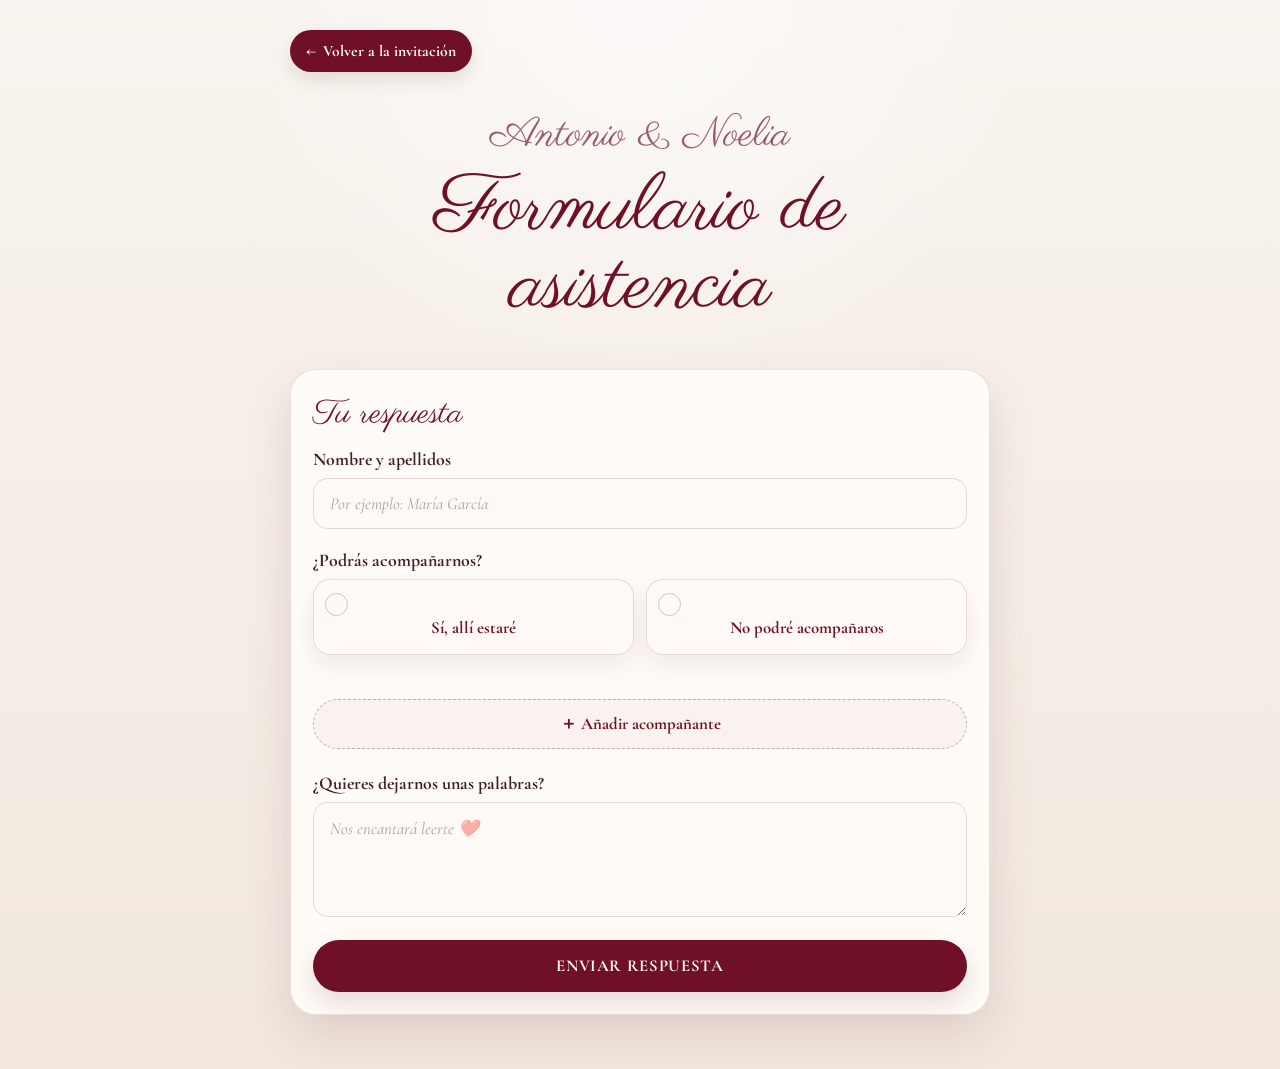
<file: asistencia.html>
<!DOCTYPE html>
<html lang="es">
<head>
  <meta charset="UTF-8">
  <meta name="viewport" content="width=device-width, initial-scale=1.0">
  <title>Formulario de asistencia · Antonio & Noelia</title>
  <link rel="preconnect" href="https://fonts.googleapis.com">
  <link rel="preconnect" href="https://fonts.gstatic.com" crossorigin>
  <link href="https://fonts.googleapis.com/css2?family=Parisienne&family=Cormorant+Garamond:wght@400;500;600;700&display=swap" rel="stylesheet">
  <link rel="stylesheet" href="asistencia.css">
</head>
<body>
<main class="attendance-page">
  <section class="attendance-shell">
    <div class="attendance-topbar">
      <a href="index.html#asistencia" class="attendance-back"><span aria-hidden="true">←</span> Volver a la invitación</a>
    </div>

    <header class="attendance-heading">
      <p class="attendance-signature">Antonio & Noelia</p>
      <h1>Formulario de asistencia</h1>
    </header>

    <form class="attendance-form" id="attendanceForm">
      <div id="peopleList" class="people-list">

        <section class="person-card person-card-primary" data-person-index="0">
          <div class="person-card-heading">
            <span class="person-number">Tu respuesta</span>
          </div>

          <div class="form-group">
            <label for="nombre-0">Nombre y apellidos</label>
            <input type="text" id="nombre-0" name="personas[0][nombre]" autocomplete="name" required placeholder="Por ejemplo: María García">
          </div>

          <fieldset class="form-group attendance-choice">
            <legend>¿Podrás acompañarnos?</legend>
            <div class="choice-grid">
              <label class="choice-card">
                <input type="radio" name="personas[0][asiste]" value="si" required>
                <span class="choice-check" aria-hidden="true">✓</span>
                <strong>Sí, allí estaré</strong>
              </label>
              <label class="choice-card">
                <input type="radio" name="personas[0][asiste]" value="no" required>
                <span class="choice-check" aria-hidden="true">✓</span>
                <strong>No podré acompañaros</strong>
              </label>
            </div>
          </fieldset>

          <div class="person-attending-fields conditional-fields">
            <div class="conditional-inner">
              <div class="form-group">
                <label for="alergias-0">¿Tienes alguna alergia o intolerancia?</label>
                <textarea id="alergias-0" name="personas[0][alergias]" rows="3" placeholder="Cuéntanos si debemos tener algo en cuenta"></textarea>
              </div>
              <div class="form-group">
                <label for="observaciones-0">¿Algo más que debamos saber?</label>
                <textarea id="observaciones-0" name="personas[0][observaciones]" rows="3" placeholder="Cualquier detalle que quieras contarnos"></textarea>
              </div>
            </div>
          </div>
        </section>

      </div>

      <button type="button" class="add-person-button" id="addPersonButton">
        <span aria-hidden="true">＋</span> Añadir acompañante
      </button>

      <div class="form-group message-group">
        <label for="mensaje">¿Quieres dejarnos unas palabras?</label>
        <textarea id="mensaje" name="mensaje" rows="4" placeholder="Nos encantará leerte ❤️"></textarea>
      </div>

      <button type="submit" class="attendance-submit">Enviar respuesta</button>
    </form>

    <div class="attendance-success" id="attendanceSuccess" hidden>
      <span class="success-icon">✓</span>
      <h2>¡Gracias por responder!</h2>
      <p>Ya tenemos vuestra respuesta. ❤️</p>
      <a href="index.html" class="attendance-submit attendance-return">Volver a la invitación</a>
    </div>
  </section>
</main>

<script>
const attendanceForm = document.getElementById("attendanceForm");
const peopleList = document.getElementById("peopleList");
const addPersonButton = document.getElementById("addPersonButton");
const success = document.getElementById("attendanceSuccess");
let personCounter = 1;

function bindAttendanceRadios(personCard) {
  const radios = personCard.querySelectorAll('input[type="radio"][name$="[asiste]"]');
  const conditionalFields = personCard.querySelector(".person-attending-fields");

  radios.forEach((radio) => {
    radio.addEventListener("change", () => {
      const attends = radio.checked && radio.value === "si";
      conditionalFields.classList.toggle("is-open", attends);

      if (!attends) {
        conditionalFields.querySelectorAll("textarea, input").forEach((field) => {
          field.value = "";
        });
      }
    });
  });
}

function renumberCompanions() {
  peopleList.querySelectorAll(".person-card-companion").forEach((card, index) => {
    card.querySelector(".person-number").textContent = `Acompañante ${index + 1}`;
  });
}

function createCompanionCard(index) {
  const section = document.createElement("section");
  section.className = "person-card person-card-companion";
  section.dataset.personIndex = index;

  section.innerHTML = `
    <div class="person-card-heading">
      <span class="person-number">Acompañante</span>
      <button type="button" class="remove-person-button">Eliminar</button>
    </div>

    <div class="form-group">
      <label for="nombre-${index}">Nombre y apellidos</label>
      <input type="text" id="nombre-${index}" name="personas[${index}][nombre]" required placeholder="Por ejemplo: Juan Pérez">
    </div>

    <fieldset class="form-group attendance-choice">
      <legend>¿Podrá acompañarnos?</legend>
      <div class="choice-grid">
        <label class="choice-card">
          <input type="radio" name="personas[${index}][asiste]" value="si" required>
          <span class="choice-check" aria-hidden="true">✓</span>
          <strong>Sí, asistirá</strong>
        </label>
        <label class="choice-card">
          <input type="radio" name="personas[${index}][asiste]" value="no" required>
          <span class="choice-check" aria-hidden="true">✓</span>
          <strong>No asistirá</strong>
        </label>
      </div>
    </fieldset>

    <div class="person-attending-fields conditional-fields">
      <div class="conditional-inner">
        <div class="form-group">
          <label for="alergias-${index}">¿Tiene alguna alergia o intolerancia?</label>
          <textarea id="alergias-${index}" name="personas[${index}][alergias]" rows="3" placeholder="Cuéntanos si debemos tener algo en cuenta"></textarea>
        </div>
        <div class="form-group">
          <label for="observaciones-${index}">¿Algo más que debamos saber?</label>
          <textarea id="observaciones-${index}" name="personas[${index}][observaciones]" rows="3" placeholder="Cualquier detalle que quieras contarnos"></textarea>
        </div>
      </div>
    </div>`;

  section.querySelector(".remove-person-button").addEventListener("click", () => {
    section.classList.add("is-removing");
    setTimeout(() => {
      section.remove();
      renumberCompanions();
    }, 280);
  });

  bindAttendanceRadios(section);
  return section;
}

bindAttendanceRadios(document.querySelector(".person-card-primary"));

addPersonButton.addEventListener("click", () => {
  const card = createCompanionCard(personCounter++);
  peopleList.appendChild(card);
  requestAnimationFrame(() => card.classList.add("is-visible"));
  renumberCompanions();

  setTimeout(() => {
    card.scrollIntoView({ behavior: "smooth", block: "center" });
  }, 180);
});

const SCRIPT_URL = "https://script.google.com/macros/s/AKfycbwsA5wYg0nul8zgcTUI-lgB4clRTWi1_uadeTySxRZS_I1rURrvaOuXLLp2NUQTRUAS/exec";

attendanceForm.addEventListener("submit", async (event) => {
  event.preventDefault();

  const submitButton = attendanceForm.querySelector(
    ".attendance-submit"
  );

  const originalButtonText = submitButton.textContent;

  submitButton.disabled = true;
  submitButton.textContent = "Enviando...";

  try {
    const personas = [];

    document
      .querySelectorAll(".person-card")
      .forEach((personCard) => {
        const nombre = personCard
          .querySelector('input[name$="[nombre]"]')
          ?.value.trim();

        const asiste = personCard
          .querySelector('input[name$="[asiste]"]:checked')
          ?.value;

        const alergias = personCard
          .querySelector('textarea[name$="[alergias]"]')
          ?.value.trim() || "";

        const observaciones = personCard
          .querySelector('textarea[name$="[observaciones]"]')
          ?.value.trim() || "";

        personas.push({
          nombre,
          asiste,
          alergias,
          observaciones
        });
      });

    const respuesta = await fetch(SCRIPT_URL, {
      method: "POST",
      headers: {
        "Content-Type": "text/plain;charset=utf-8"
      },
      body: JSON.stringify({
        personas
      })
    });

    const resultado = await respuesta.json();

    if (!resultado.ok) {
      throw new Error(
        resultado.error || "No se pudo guardar la respuesta."
      );
    }

    attendanceForm.hidden = true;
    success.hidden = false;

    window.scrollTo({
      top: 0,
      behavior: "smooth"
    });

  } catch (error) {
    console.error(error);

    alert(
      "Ha ocurrido un problema al enviar la respuesta. " +
      "Por favor, inténtalo de nuevo."
    );

    submitButton.disabled = false;
    submitButton.textContent = originalButtonText;
  }
});
  
</script>
</body>
</html>
</file>
<file: style.css>
:root {
  --cream: #f6efe8;
  --cream-2: #eee2d6;
  --burgundy: #6f1026;
  --burgundy-soft: #8e2942;
  --ink: #3f2028;
  --paper: rgba(255, 250, 245, 0.72);
  --paper-border: rgba(111, 16, 38, 0.12);
  --shadow: 0 20px 50px rgba(70, 20, 30, 0.14);
  --shadow-soft: 0 14px 30px rgba(70, 20, 30, 0.08);
  --radius-xl: 34px;
  --radius-lg: 24px;
  --content-width: 920px;
}

* {
  margin: 0;
  padding: 0;
  box-sizing: border-box;
}

html {
  scroll-behavior: smooth;
}

body {
  background: var(--cream);
  color: var(--ink);
  overflow-x: hidden;
}

body.intro-lock {
  overflow: hidden;
}


/* =========================
   PORTADA INICIAL
   ========================= */

.intro-screen {
  position: fixed;
  inset: 0;
  min-height: 100dvh;
  z-index: 9999;
  background: linear-gradient(180deg, #f8f3ee 0%, #f2e8df 100%);
  display: grid;
  place-items: center;
  padding: 12px;
  overflow: hidden;
  transition: opacity 0.9s ease, visibility 0.9s ease;
}

.intro-screen.is-hidden {
  opacity: 0;
  visibility: hidden;
  pointer-events: none;
}

.intro-card {
  width: min(calc(100vw - 24px), calc((100dvh - 24px) * 0.56));
  aspect-ratio: 0.56 / 1;
  border-radius: 36px;
  background: rgba(255, 252, 248);
  border: 1px solid rgba(255,255,255,0.45);
  box-shadow: 0 22px 60px rgba(50, 18, 26, 0.10);
  backdrop-filter: blur(10px);
  display: flex;
  flex-direction: column;
  justify-content: space-between;
  gap: 6px;
  overflow: hidden;
  container-type: inline-size;
  position: relative;
}

.intro-card::before {
  content: "";
  position: absolute;
  inset: 0;
  background:
    linear-gradient(180deg, rgba(255,255,255,0.18), rgba(255,255,255,0)),
    radial-gradient(circle at top center, rgba(255,255,255,0.22), transparent 35%);
  pointer-events: none;
}

.intro-photo-wrap {
  position: relative;
  width: 100%;
  aspect-ratio: 4 / 3.7;
  overflow: hidden;
  flex-shrink: 1;
}

.intro-photo {
  width: 100%;
  height: 100%;
  object-fit: cover;
  filter: grayscale(8%) brightness(1.03) saturate(0.8);
  transform: scale(1.04);
}

.intro-photo-wrap::after {
  content: "";
  position: absolute;
  inset: 0;
  background:
    linear-gradient(
      to bottom,
      rgba(255, 252, 248, 0) 46%,
      rgba(255, 252, 248, 0.18) 58%,
      rgba(255, 252, 248, 0.46) 70%,
      rgba(255, 252, 248, 0.88) 84%,
      rgba(255, 252, 248, 1) 100%
    );
  pointer-events: none;
}

.intro-photo-label {
  position: absolute;
  left: 50%;
  bottom: 1%;
  transform: translateX(-50%);
  width: 88%;
  text-align: center;
  z-index: 2;
}

.intro-kicker {
  font-family: "Cormorant Garamond", serif;
  text-transform: uppercase;
  letter-spacing: 0.18em;
  font-size: clamp(1rem, 3.2cqw, 1.2rem);
  color: rgba(63, 32, 40, 0.82);
}

.intro-text-block {
  text-align: center;
  padding: 0;
}

.intro-names {
  font-family: "Parisienne", cursive;
  font-weight: 400;
  color: var(--burgundy);
  font-size: clamp(2.4rem, 12.8cqw, 5.4rem);
  line-height: 0.92;
  margin-bottom: 0.04em;
  text-shadow: 0 2px 10px rgba(111, 16, 38, 0.08);
  white-space: nowrap;
}

.intro-names span {
  font-size: 0.88em;
}

.intro-date {
  font-family: "Cormorant Garamond", serif;
  text-transform: uppercase;
  letter-spacing: 0.14em;
  font-size: clamp(1rem, 3cqw, 1.2rem);
  color: rgba(63, 32, 40, 0.72);
}

.intro-envelope-wrap {
  display: flex;
  justify-content: center;
  align-items: center;
  padding-top: 0.15rem;
  margin-bottom: 0.25rem;
}

.intro-envelope {
  width: 72%;
  height: auto;
  display: block;
  filter: drop-shadow(0 10px 22px rgba(70, 20, 30, 0.12));
}

.intro-open {
  appearance: none;
  border: 1.5px solid rgba(63, 32, 40, 0.62);
  background: rgba(255, 250, 245, 0.38);
  font-family: "Cormorant Garamond", serif;
  letter-spacing: 0.14em;
  text-transform: uppercase;
  font-size: clamp(0.78rem, 2.7cqw, 1rem);
  color: rgba(63, 32, 40, 0.78);
  padding: 0.75rem 1rem;
  border-radius: 999px;
  cursor: pointer;
  transition: opacity 0.25s ease, transform 0.25s ease, box-shadow 0.25s ease;
  animation: openPulse 1.8s ease-in-out infinite;
  box-shadow: 0 0 0 0 rgba(111, 16, 38, 0.18);
  margin: 0 14px 14px;
}

.intro-open:hover {
  opacity: 0.95;
  transform: translateY(-1px);
}

@keyframes openPulse {
  0% {
    transform: scale(1);
    box-shadow: 0 0 0 0 rgba(111, 16, 38, 0.18);
  }
  50% {
    transform: scale(1.035);
    box-shadow: 0 0 0 10px rgba(111, 16, 38, 0.04);
  }
  100% {
    transform: scale(1);
    box-shadow: 0 0 0 0 rgba(111, 16, 38, 0);
  }
}

/* Transición */
.intro-screen.is-opening .intro-card {
  animation: introCardOut 1.15s cubic-bezier(.22,.8,.2,1) forwards;
}

.intro-screen.is-opening .intro-photo {
  animation: photoSoftOut 1.15s ease forwards;
}

@keyframes introCardOut {
  0% {
    opacity: 1;
    transform: scale(1) translateY(0);
    filter: blur(0);
  }
  35% {
    opacity: 1;
    transform: scale(1.015) translateY(0);
  }
  100% {
    opacity: 0;
    transform: scale(1.05) translateY(-8px);
    filter: blur(14px);
  }
}

@keyframes photoSoftOut {
  0% {
    transform: scale(1.04);
    filter: grayscale(8%) blur(1.8px) brightness(1.03) saturate(0.8);
  }
  100% {
    transform: scale(1.12);
    filter: grayscale(12%) blur(8px) brightness(1.05) saturate(0.72);
  }
}

/* =========================
   WEB REAL
   ========================= */

.site-shell {
  position: relative;
  z-index: 1;
  opacity: 0;
  transform: scale(1.015);
  filter: blur(12px);
  transition:
    opacity 0.95s ease,
    transform 0.95s ease,
    filter 0.95s ease;
}

.site-shell.is-visible {
  opacity: 1;
  transform: scale(1);
  filter: blur(0);
}

.fixed-background {
  position: fixed;
  left: 0;
  top: 0;
  z-index: 0;

  width: 100%;
  height: 100lvh;

  background-image: url("./img/principal2.jpg");
  background-position: center center;
  background-size: cover;
  background-repeat: no-repeat;

  pointer-events: none;
  overflow: hidden;
}

.fixed-background::after {
  content: "";
  position: absolute;
  inset: 0;
}

.site-content {
  position: relative;
  z-index: 1;
}

.hero {
  min-height: 100svh;
  display: flex;
  align-items: flex-start;
  justify-content: center;
  padding: 1.8rem 1.2rem 0;
}

.hero-inner {
  width: min(100%, 760px);
  text-align: center;
  background: rgba(255, 250, 245, 0.50);
  border: 1px solid rgba(255,255,255,0.36);
  border-radius: var(--radius-xl);
  backdrop-filter: blur(10px);
  box-shadow: var(--shadow);
  padding: 2rem 1.2rem;
}

.hero-kicker {
  font-family: "Cormorant Garamond", serif;
  text-transform: uppercase;
  letter-spacing: 0.18em;
  font-size: 0.95rem;
  color: rgba(63, 32, 40, 0.75);
  margin-bottom: 0.6rem;
}

.hero h2 {
  font-family: "Parisienne", cursive;
  font-weight: 400;
  font-size: clamp(2.8rem, 9vw, 5.2rem);
  line-height: 0.96;
  color: var(--burgundy);
  margin-bottom: 0.9rem;
}

.hero-text {
  position: relative;
  max-width: 680px;
  margin: 0 auto 1.6rem;
  padding: 1.25rem 1.15rem;
  text-align: center;

  font-family: "Cormorant Garamond", serif;
  font-size: clamp(1.25rem, 4.4vw, 1.75rem);
  font-weight: 500;
  line-height: 1.42;
  color: var(--ink);

  background: rgba(255, 252, 248, 0.72);
  border: 1px solid rgba(111, 16, 38, 0.10);
  border-radius: 22px;
  box-shadow: var(--shadow-soft);
  backdrop-filter: blur(8px);
}

.hero-text::before,
.hero-text::after {
  content: "";
  display: block;
  width: 54px;
  height: 1px;
  margin: 0.15rem auto 0.75rem;
  background: rgba(111, 16, 38, 0.28);
}

.hero-text::after {
  margin: 0.75rem auto 0.1rem;
}

.content-section {
  background: linear-gradient(180deg, #fbf6f1 0%, #f5ece3 100%);
  padding: 2rem 1rem 2rem;
}

.content-inner {
  width: min(100%, var(--content-width));
  margin: 0 auto;
}

.info-card {
  background: rgba(255, 252, 248, 0.92);
  border: 1px solid var(--paper-border);
  border-radius: var(--radius-lg);
  box-shadow: var(--shadow);
  backdrop-filter: blur(10px);
  padding: 1.6rem;
  text-align: center;
}

.info-card p {
  font-family: "Cormorant Garamond", serif;
  font-size: 1.35rem;
  line-height: 1.5;
  color: var(--ink);
}

/* Ajuste extra para pantallas con poco alto */
@media (max-height: 780px) {
  .intro-screen {
    padding: 8px;
  }

  .intro-card {
    width: min(calc(100vw - 16px), calc((100dvh - 16px) * 0.56));
    gap: 8px;
  }

  .intro-photo-wrap {
    aspect-ratio: 4 / 3.45;
  }

  .intro-envelope {
    width: 64%;
  }
}

.countdown-section {
   background: linear-gradient(180deg, #f5ece3 0%, #fbf6f1 100%);
  padding: 2rem 1rem 2rem;
}

.countdown-card {
  position: relative;
  overflow: hidden;
  text-align: center;
  background: rgba(255, 252, 248, 0.92);
  border: 1px solid rgba(111, 16, 38, 0.12);
  border-radius: var(--radius-lg);
  box-shadow: var(--shadow);
  backdrop-filter: blur(10px);
  padding: 2rem 1.2rem;
}

.countdown-card::before {
  content: "";
  position: absolute;
  inset: 0;
  background:
    radial-gradient(circle at top center, rgba(255, 255, 255, 0.38), transparent 38%),
    linear-gradient(180deg, rgba(255,255,255,0.20), rgba(255,255,255,0));
  pointer-events: none;
}

.countdown-card > * {
  position: relative;
  z-index: 1;
}

.countdown-kicker {
  font-family: "Cormorant Garamond", serif;
  text-transform: uppercase;
  letter-spacing: 0.18em;
  font-size: 0.9rem;
  color: rgba(63, 32, 40, 0.68);
  margin-bottom: 0.4rem;
}

.countdown-title {
  font-family: "Parisienne", cursive;
  font-weight: 400;
  color: var(--burgundy);
  font-size: clamp(2.6rem, 8vw, 4.8rem);
  line-height: 1;
  margin-bottom: 1.4rem;
}

.countdown-grid {
  display: grid;
  grid-template-columns: repeat(4, 1fr);
  gap: 0.75rem;
}

.countdown-item {
  background: rgba(255, 252, 248, 0.86);
  border: 1px solid rgba(111, 16, 38, 0.10);
  border-radius: 20px;
  box-shadow: var(--shadow-soft);
  padding: 1rem 0.45rem;
}

.countdown-item span {
  display: block;
  font-family: "Cormorant Garamond", serif;
  font-weight: 600;
  color: var(--burgundy);
  font-size: clamp(1.8rem, 8vw, 3rem);
  line-height: 1;
}

.countdown-item small {
  display: block;
  margin-top: 0.45rem;
  font-family: "Cormorant Garamond", serif;
  text-transform: uppercase;
  letter-spacing: 0.12em;
  font-size: 0.72rem;
  color: rgba(63, 32, 40, 0.66);
}

.countdown-note {
  margin-top: 1.4rem;
  font-family: "Cormorant Garamond", serif;
  text-transform: uppercase;
  letter-spacing: 0.16em;
  font-size: 0.95rem;
  color: rgba(63, 32, 40, 0.72);
}

.countdown-ended {
  grid-column: 1 / -1;
  background: rgba(255, 252, 248, 0.60);
  border: 1px solid rgba(111, 16, 38, 0.10);
  border-radius: 22px;
  box-shadow: var(--shadow-soft);
  padding: 1.8rem 1rem;
}

.countdown-ended h3 {
  font-family: "Parisienne", cursive;
  font-weight: 400;
  color: var(--burgundy);
  font-size: clamp(2.5rem, 9vw, 4.5rem);
  line-height: 1;
  margin-bottom: 0.5rem;
}

.countdown-ended p {
  font-family: "Cormorant Garamond", serif;
  font-size: 1.25rem;
  line-height: 1.4;
  color: var(--ink);
}

@media (max-width: 620px) {
  .countdown-grid {
    grid-template-columns: repeat(2, 1fr);
  }

  .countdown-card {
    padding: 1.6rem 0.9rem;
  }
}


/* =========================
   CUENTA ATRÁS FLOTANTE
   ========================= */

.floating-countdown {
  position: fixed;
  left: 50%;
  z-index: 20;
  display: flex;
  align-items: center;
  justify-content: center;
  gap: 0.55rem;
  padding: 0.45rem 0.8rem;
  border-radius: 999px;
  background: rgba(255, 250, 245, 0.58);
  border: 1px solid rgba(111, 16, 38, 0.10);
  box-shadow: 0 10px 26px rgba(70, 20, 30, 0.08);
  backdrop-filter: blur(10px);
  opacity: 0;
  pointer-events: none;
  filter: blur(8px);
  transition:
    opacity 0.55s ease,
    filter 0.55s ease,
    transform 0.55s ease,
    top 0.55s ease,
    bottom 0.55s ease;
}

.floating-countdown.is-visible {
  opacity: 1;
  filter: blur(0);
}

.floating-countdown.is-bottom {
  bottom: 1rem;
  top: auto;
  transform: translateX(-50%) translateY(0);
}

.floating-countdown.is-top {
  top: 1rem;
  bottom: auto;
  transform: translateX(-50%) translateY(0);
}

.floating-countdown:not(.is-visible).is-bottom {
  transform: translateX(-50%) translateY(12px);
}

.floating-countdown:not(.is-visible).is-top {
  transform: translateX(-50%) translateY(-12px);
}

.floating-countdown span {
  position: relative;
  min-width: 3ch;
  display: inline-flex;
  align-items: baseline;
  justify-content: center;
  gap: 0.08rem;
  font-family: "Cormorant Garamond", serif;
  color: rgba(111, 16, 38, 0.82);
  text-align: center;
}

.floating-countdown strong {
  font-size: clamp(0.95rem, 3vw, 1.15rem);
  font-weight: 600;
  line-height: 1;
}

.floating-countdown small {
  font-size: 0.62em;
  font-weight: 600;
  letter-spacing: 0.04em;
  color: rgba(63, 32, 40, 0.52);
  margin-left: 0.02rem;
}

.floating-countdown span:not(:last-child)::after {
  content: "·";
  position: absolute;
  right: -0.43rem;
  top: 50%;
  transform: translateY(-50%);
  color: rgba(63, 32, 40, 0.34);
}

@media (max-width: 620px) {
  .floating-countdown {
    gap: 0.42rem;
    padding: 0.42rem 0.68rem;
  }

  .floating-countdown span {
    font-size: 0.95rem;
  }

  .floating-countdown span:not(:last-child)::after {
    right: -0.34rem;
  }
}

.calendar-card {
  padding: 1rem;

}

.calendar-image {
  width: 100%;
  max-width: 680px;
  height: auto;
  display: block;
  margin: 0 auto;
  border-radius: 18px;
  box-shadow: var(--shadow-soft);
}


/* =========================
   RIBETE INFERIOR / TRANSICIÓN
   ========================= */

.ribete-transition {
  position: relative;
  z-index: 2;
  margin-top: -34svh;
  line-height: 0;
  pointer-events: none;
}

.ribete-transition img {
  width: 100%;
  height: auto;
  display: block;
}

.ribete-transition + .content-section {
  padding-top: 0;
}

.site-content {
  position: relative;
  z-index: 1;
}

.content-section,
.countdown-section {
  position: relative;
  z-index: 2;
}

@media (max-width: 720px) {
  .ribete-transition {
    margin-top: -32svh;
  }
}


/* =========================
   SECCIÓN LUGAR
   ========================= */

.location-section {
  background: linear-gradient(180deg, #fbf6f1 0%, #f5ece3 100%);
}

.location-card {
  overflow: hidden;
  text-align: center;
  background: rgba(255, 252, 248, 0.90);
  border: 1px solid rgba(111, 16, 38, 0.12);
  border-radius: var(--radius-lg);
  box-shadow: var(--shadow);
  backdrop-filter: blur(10px);
}

.location-text {
  padding: 1.7rem 1.2rem 1.2rem;
}

.location-kicker {
  font-family: "Cormorant Garamond", serif;
  text-transform: uppercase;
  letter-spacing: 0.18em;
  font-size: 0.85rem;
  color: rgba(63, 32, 40, 0.68);
  margin-bottom: 0.45rem;
}

.location-title {
  font-family: "Parisienne", cursive;
  font-weight: 400;
  color: var(--burgundy);
  font-size: clamp(2.6rem, 9vw, 4.8rem);
  line-height: 1;
  margin-bottom: 0.45rem;
}

.location-time {
  font-family: "Cormorant Garamond", serif;
  font-size: clamp(1.25rem, 4vw, 1.55rem);
  font-weight: 600;
  color: var(--ink);
}

.location-image-wrap {
  width: 100%;
  padding: 0 1rem;
}

.location-image {
  width: 100%;
  max-width: 620px;
  aspect-ratio: 1158 / 1358;
  object-fit: cover;
  object-position: center center;
  display: block;
  margin: 0 auto;
  border-radius: 22px;
  box-shadow: var(--shadow-soft);
}

.location-buttons {
  display: flex;
  gap: 0.8rem;
  justify-content: center;
  padding: 1.3rem 1rem 1.5rem;
  flex-wrap: wrap;
}

.location-button {
  display: inline-flex;
  align-items: center;
  justify-content: center;
  min-height: 44px;
  padding: 0.75rem 1.15rem;
  border-radius: 999px;
  text-decoration: none;

  font-family: "Cormorant Garamond", serif;
  font-size: 1rem;
  font-weight: 600;
  letter-spacing: 0.04em;

  color: #fffaf5;
  background: var(--burgundy);
  border: 1px solid rgba(111, 16, 38, 0.22);
  box-shadow: 0 10px 22px rgba(70, 20, 30, 0.12);

  transition:
    transform 0.25s ease,
    box-shadow 0.25s ease,
    background 0.25s ease;
}

.location-button-secondary {
  color: var(--burgundy);
  background: rgba(255, 250, 245, 0.72);
  border: 1px solid rgba(111, 16, 38, 0.22);
}

.location-button:hover {
  transform: translateY(-1px);
  box-shadow: 0 14px 28px rgba(70, 20, 30, 0.16);
}

@media (max-width: 620px) {
  .location-text {
    padding: 1.5rem 1rem 1rem;
  }

  .location-image-wrap {
    padding: 0 0.85rem;
  }

  .location-buttons {
    flex-direction: column;
    padding: 1.2rem 0.85rem 1.4rem;
  }

  .location-button {
    width: 100%;
  }
}


.intro-envelope-wrap {
  cursor: pointer;
  -webkit-tap-highlight-color: transparent;
  outline: none;
}

.intro-envelope-wrap:focus,
.intro-envelope-wrap:focus-visible {
  outline: none;
}

.intro-envelope {
  transition:
    transform 0.35s ease,
    filter 0.35s ease;
}

.intro-envelope-wrap:active .intro-envelope {
  animation: envelopeTapPulse 0.42s ease;
}

@keyframes envelopeTapPulse {
  0% {
    transform: scale(1);
  }

  45% {
    transform: scale(1.035);
  }

  100% {
    transform: scale(1);
  }
}


/* =========================
   BLOQUEO REAL DURANTE INTRO
   ========================= */

body.intro-lock .fixed-background,
body.intro-lock .floating-countdown {
  opacity: 0 !important;
  visibility: hidden !important;
  pointer-events: none !important;
}

body.intro-lock .site-shell {
  pointer-events: none;
}

body.intro-lock {
  overflow: hidden;
  overscroll-behavior: none;
  touch-action: none;
}


/* =========================
   TRANSMUTACIÓN CUENTA ATRÁS
   ========================= */

.countdown-morph {
  position: absolute;
  left: 0;
  top: 0;
  width: 100%;
  height: 0;
  z-index: 21;
  pointer-events: none;
  visibility: hidden;
  overflow: visible;
}

.countdown-morph.is-active {
  visibility: visible;
}

.floating-countdown.is-morph-handoff {
  transition: none !important;
}

.countdown-morph.is-active {
  visibility: visible;
}


/* Fondo común de la antigua cápsula */

.countdown-morph-shell {
  position: absolute;

  background: rgba(255, 250, 245, 0.58);
  border: 1px solid rgba(111, 16, 38, 0.10);

  box-shadow:
    0 10px 26px rgba(70, 20, 30, 0.08);

  backdrop-filter: blur(10px);

  pointer-events: none;
}


/* Cada uno de los cuatro valores */

.countdown-morph-item {
  position: absolute;
  overflow: hidden;

  display: flex;
  align-items: center;
  justify-content: center;

  color: var(--burgundy);

  pointer-events: none;

  will-change:
    left,
    top,
    width,
    height;
}


/* Estado visual compacto */

.countdown-morph-compact {
  position: absolute;
  inset: 0;

  display: inline-flex;
  align-items: center;
  justify-content: center;
  gap: 0.08rem;

  font-family: "Cormorant Garamond", serif;

  white-space: nowrap;
}

.countdown-morph-compact strong {
  font-size: 1rem;
  font-weight: 600;
  line-height: 1;
}

.countdown-morph-compact small {
  font-size: 0.62rem;
  font-weight: 600;
  color: rgba(63, 32, 40, 0.52);
}


/* Estado visual de tarjeta */

.countdown-morph-card {
  position: absolute;
  inset: 0;

  display: flex;
  flex-direction: column;
  align-items: center;
  justify-content: center;

  font-family: "Cormorant Garamond", serif;

  opacity: 0;
}

.countdown-morph-card strong {
  font-size: clamp(1.8rem, 8vw, 3rem);
  font-weight: 600;
  line-height: 1;

  color: var(--burgundy);
}

.countdown-morph-card small {
  display: block;
  margin-top: 0.45rem;

  text-transform: uppercase;
  letter-spacing: 0.12em;

  font-size: 0.72rem;

  color: rgba(63, 32, 40, 0.66);
}


/*
  Durante la transmutación ocultamos
  instantáneamente los elementos reales.

  El morph ocupa visualmente su lugar.
*/

.floating-countdown.is-morphing {
  transition: none !important;
}

.countdown-grid.is-morphing {
  transition: none !important;
}


/* =========================
   PLANNING / TIMELINE
   ========================= */
.planning-section{position:relative;z-index:2;overflow:hidden;padding:4.6rem 1rem 5.4rem;background:radial-gradient(circle at 50% 0%,rgba(255,255,255,.66),transparent 32%),linear-gradient(180deg,#f5ece3 0%,#fbf6f1 52%,#f5ece3 100%)}
.planning-header{max-width:720px;margin:0 auto 3.5rem;text-align:center}
.planning-kicker{margin-bottom:.35rem;font-family:"Cormorant Garamond",serif;font-size:.88rem;font-weight:600;letter-spacing:.20em;text-transform:uppercase;color:rgba(63,32,40,.62)}
.planning-title{margin-bottom:.85rem;font-family:"Parisienne",cursive;font-size:clamp(3.5rem,10vw,6rem);font-weight:400;line-height:.95;color:var(--burgundy);text-shadow:0 3px 14px rgba(111,16,38,.08)}
.planning-intro{max-width:570px;margin:0 auto;font-family:"Cormorant Garamond",serif;font-size:clamp(1.18rem,3.8vw,1.45rem);line-height:1.45;color:rgba(63,32,40,.80)}
.planning-timeline{position:relative;max-width:820px;margin:0 auto;padding:.8rem 0 .2rem}
.planning-line{position:absolute;top:1.7rem;bottom:4.9rem;left:50%;width:2px;overflow:hidden;transform:translateX(-50%);border-radius:999px;background:rgba(111,16,38,.12)}
.planning-line-progress{position:absolute;inset:0;transform:scaleY(0);transform-origin:top center;border-radius:inherit;background:linear-gradient(180deg,var(--burgundy-soft),var(--burgundy));box-shadow:0 0 14px rgba(111,16,38,.20);will-change:transform}
.planning-event{position:relative;display:grid;grid-template-columns:1fr 72px 1fr;min-height:190px;align-items:center}
.planning-card{position:relative;width:100%;max-width:340px;padding:1.25rem 1.35rem 1.35rem;border:1px solid rgba(111,16,38,.11);border-radius:24px;background:rgba(255,252,248,.78);box-shadow:0 16px 34px rgba(70,20,30,.08);backdrop-filter:blur(10px)}
.planning-event-left .planning-card{grid-column:1;justify-self:end;text-align:right}
.planning-event-right .planning-card{grid-column:3;justify-self:start;text-align:left}
.planning-card::after{content:"";position:absolute;top:50%;width:14px;height:14px;background:rgba(255,252,248,.94);border-top:1px solid rgba(111,16,38,.11);border-right:1px solid rgba(111,16,38,.11)}
.planning-event-left .planning-card::after{right:-8px;transform:translateY(-50%) rotate(45deg)}
.planning-event-right .planning-card::after{left:-8px;transform:translateY(-50%) rotate(225deg)}
.planning-time{display:inline-block;margin-bottom:.28rem;font-family:"Cormorant Garamond",serif;font-size:1.04rem;font-weight:700;letter-spacing:.10em;color:var(--burgundy)}
.planning-card h3{margin-bottom:.4rem;font-family:"Parisienne",cursive;font-size:clamp(2rem,5vw,2.75rem);font-weight:400;line-height:1;color:var(--burgundy)}
.planning-card p{font-family:"Cormorant Garamond",serif;font-size:1.12rem;line-height:1.42;color:rgba(63,32,40,.78)}
.planning-dot{position:absolute;left:50%;top:50%;z-index:3;width:42px;height:42px;display:grid;place-items:center;transform:translate(-50%,-50%);border:7px solid #f8f1ea;border-radius:50%;background:var(--burgundy);box-shadow:0 5px 15px rgba(70,20,30,.16)}
.planning-dot span{font-family:"Cormorant Garamond",serif;font-size:.83rem;font-weight:700;line-height:1;color:#fffaf5}
.planning-finale{position:relative;z-index:3;width:max-content;max-width:calc(100% - 2rem);margin:1.6rem auto 0;padding:.8rem 1.25rem .9rem;text-align:center;border:1px solid rgba(111,16,38,.11);border-radius:999px;background:rgba(255,252,248,.88);box-shadow:var(--shadow-soft)}
.planning-finale-heart{display:inline-block;margin-right:.35rem;color:var(--burgundy);font-size:.88rem}
.planning-finale p{display:inline;font-family:"Cormorant Garamond",serif;font-size:1.08rem;font-weight:600;font-style:italic;color:rgba(63,32,40,.76)}
.planning-reveal{opacity:0;transform:translateY(28px);transition:opacity .78s cubic-bezier(.22,.8,.2,1),transform .78s cubic-bezier(.22,.8,.2,1)}
.planning-event-left.planning-reveal{transform:translate(-18px,22px)}
.planning-event-right.planning-reveal{transform:translate(18px,22px)}
.planning-reveal.is-visible{opacity:1;transform:translate(0,0)}
@media(max-width:720px){.planning-section{padding:3.8rem 1rem 4.5rem}.planning-header{margin-bottom:2.7rem}.planning-timeline{padding-left:.2rem}.planning-line{left:22px;top:1.6rem;bottom:4.6rem;transform:none}.planning-event{display:block;min-height:0;padding:0 0 2rem 58px}.planning-event+.planning-event{margin-top:.15rem}.planning-event-left .planning-card,.planning-event-right .planning-card{max-width:none;justify-self:auto;text-align:left}.planning-event-left .planning-card::after,.planning-event-right .planning-card::after{left:-8px;right:auto;transform:translateY(-50%) rotate(225deg)}.planning-dot{left:22px;top:50%;width:38px;height:38px;border-width:6px}.planning-event-left.planning-reveal,.planning-event-right.planning-reveal{transform:translate(14px,20px)}.planning-reveal.is-visible{transform:translate(0,0)}}
@media(prefers-reduced-motion:reduce){.planning-reveal{opacity:1;transform:none!important;transition:none}.planning-line-progress{transform:scaleY(1)}}

/* =========================
   CÓDIGO DE VESTIMENTA
   ========================= */

.dresscode-section {
  background:
    radial-gradient(circle at top center, rgba(255,255,255,0.46), transparent 34%),
    linear-gradient(180deg, #f5ece3 0%, #fbf6f1 100%);
}

.dresscode-card {
  position: relative;
  overflow: hidden;
  background: rgba(255, 252, 248, 0.92);
  border: 1px solid rgba(111, 16, 38, 0.12);
  border-radius: var(--radius-lg);
  box-shadow: var(--shadow);
  backdrop-filter: blur(10px);
  padding: 2.2rem 1.2rem 1.6rem;
}

.dresscode-card::before {
  content: "";
  position: absolute;
  inset: 0;
  pointer-events: none;
  background:
    radial-gradient(circle at 16% 9%, rgba(111,16,38,0.035), transparent 24%),
    radial-gradient(circle at 84% 12%, rgba(111,16,38,0.03), transparent 23%);
}

.dresscode-card > * {
  position: relative;
  z-index: 1;
}

.dresscode-heading {
  text-align: center;
  max-width: 680px;
  margin: 0 auto 1.75rem;
}

.dresscode-kicker {
  font-family: "Cormorant Garamond", serif;
  text-transform: uppercase;
  letter-spacing: 0.19em;
  font-size: 0.88rem;
  color: rgba(63, 32, 40, 0.66);
  margin-bottom: 0.35rem;
}

.dresscode-title {
  font-family: "Parisienne", cursive;
  font-weight: 400;
  color: var(--burgundy);
  font-size: clamp(2.7rem, 8vw, 4.8rem);
  line-height: 1;
  margin-bottom: 0.65rem;
}

.dresscode-subtitle {
  font-family: "Cormorant Garamond", serif;
  font-size: clamp(1.12rem, 3.8vw, 1.4rem);
  line-height: 1.38;
  font-weight: 600;
  color: var(--ink);
}

.dresscode-grid {
  display: grid;
  grid-template-columns: repeat(2, minmax(0, 1fr));
  gap: 0.9rem;
}

.dresscode-option {
  min-width: 0;
  display: flex;
  flex-direction: column;
  align-items: center;
  justify-content: flex-start;
  padding: 1.35rem 0.65rem 1.15rem;
  text-align: center;
  background: rgba(255, 250, 245, 0.72);
  border: 1px solid rgba(111, 16, 38, 0.10);
  border-radius: 22px;
  box-shadow: var(--shadow-soft);
}

.dresscode-icon-wrap {
  width: min(118px, 82%);
  height: 138px;
  display: grid;
  place-items: center;
  margin-bottom: 0.65rem;
  color: var(--burgundy);
}

.dresscode-icon {
  width: 100%;
  height: 100%;
  overflow: visible;
}

.dresscode-label {
  font-family: "Cormorant Garamond", serif;
  text-transform: uppercase;
  letter-spacing: 0.16em;
  font-size: 0.76rem;
  font-weight: 700;
  color: rgba(63, 32, 40, 0.56);
  margin-bottom: 0.22rem;
}

.dresscode-option h3 {
  font-family: "Cormorant Garamond", serif;
  font-size: clamp(1.25rem, 4vw, 1.8rem);
  line-height: 1.08;
  font-weight: 700;
  color: var(--burgundy);
}

.dresscode-message {
  max-width: 690px;
  margin: 1.35rem auto 0;
  padding: 1.15rem 1.15rem 1.1rem;
  text-align: center;
  border-top: 1px solid rgba(111, 16, 38, 0.10);
  border-bottom: 1px solid rgba(111, 16, 38, 0.10);
}

.dresscode-message p {
  font-family: "Cormorant Garamond", serif;
  font-size: clamp(1.08rem, 3.8vw, 1.28rem);
  line-height: 1.48;
  color: rgba(63, 32, 40, 0.84);
}

.dresscode-grass-note {
  max-width: 650px;
  margin: 1.2rem auto 0;
  padding: 1rem 1.1rem;
  display: flex;
  align-items: center;
  justify-content: center;
  gap: 0.85rem;
  background: rgba(111, 16, 38, 0.045);
  border: 1px solid rgba(111, 16, 38, 0.10);
  border-radius: 18px;
}

.dresscode-grass-icon {
  flex: 0 0 auto;
  display: grid;
  place-items: center;
  width: 38px;
  height: 38px;
  border-radius: 50%;
  font-size: 1.35rem;
  color: var(--burgundy);
  background: rgba(255, 250, 245, 0.78);
  border: 1px solid rgba(111, 16, 38, 0.10);
}

.dresscode-grass-note strong {
  display: block;
  margin-bottom: 0.12rem;
  font-family: "Cormorant Garamond", serif;
  font-size: 1.08rem;
  color: var(--burgundy);
}

.dresscode-grass-note p {
  font-family: "Cormorant Garamond", serif;
  font-size: 1rem;
  line-height: 1.35;
  color: rgba(63, 32, 40, 0.78);
}

.dresscode-note {
  display: flex;
  justify-content: center;
  align-items: center;
  gap: 0.6rem;
  margin-top: 1.35rem;
  text-align: center;
}

.dresscode-note p {
  font-family: "Parisienne", cursive;
  font-size: clamp(1.9rem, 5.5vw, 2.8rem);
  line-height: 1.05;
  color: var(--burgundy);
}

.dresscode-note-mark {
  color: rgba(111, 16, 38, 0.42);
  font-size: 0.78rem;
}

@media (max-width: 620px) {
  .dresscode-card {
    padding: 1.8rem 0.75rem 1.35rem;
  }

  .dresscode-heading {
    margin-bottom: 1.35rem;
  }

  .dresscode-grid {
    grid-template-columns: repeat(2, minmax(0, 1fr));
    gap: 0.6rem;
  }

  .dresscode-option {
    padding: 1rem 0.35rem 0.9rem;
    border-radius: 18px;
  }

  .dresscode-icon-wrap {
    width: min(92px, 86%);
    height: 112px;
    margin-bottom: 0.45rem;
  }

  .dresscode-label {
    font-size: 0.68rem;
    letter-spacing: 0.12em;
  }

  .dresscode-option h3 {
    font-size: clamp(1.02rem, 4.3vw, 1.28rem);
  }

  .dresscode-message {
    margin-top: 1rem;
    padding: 1rem 0.55rem;
  }

  .dresscode-grass-note {
    align-items: flex-start;
    text-align: left;
    padding: 0.9rem;
    gap: 0.7rem;
  }

  .dresscode-grass-icon {
    width: 34px;
    height: 34px;
    font-size: 1.15rem;
  }

  .dresscode-note {
    gap: 0.45rem;
  }
}

/* =========================
   FORMULARIO DE ASISTENCIA
   ========================= */

.rsvp-section {
  background:
    radial-gradient(circle at top center, rgba(255,255,255,0.44), transparent 36%),
    linear-gradient(180deg, #fbf6f1 0%, #f5ece3 100%);
}

.rsvp-card {
  position: relative;
  overflow: hidden;
  max-width: 760px;
  margin: 0 auto;
  padding: 2.2rem 1.2rem 1.8rem;
  text-align: center;

  background: rgba(255, 252, 248, 0.92);
  border: 1px solid rgba(111, 16, 38, 0.12);
  border-radius: var(--radius-lg);
  box-shadow: var(--shadow);
  backdrop-filter: blur(10px);
}

.rsvp-card::before {
  content: "";
  position: absolute;
  inset: 0;
  pointer-events: none;
  background:
    radial-gradient(circle at 20% 8%, rgba(111,16,38,0.03), transparent 22%),
    radial-gradient(circle at 80% 10%, rgba(111,16,38,0.03), transparent 22%);
}

.rsvp-card > * {
  position: relative;
  z-index: 1;
}

.rsvp-icon {
  width: 68px;
  height: 68px;
  margin: 0 auto 0.75rem;
  display: grid;
  place-items: center;

  border-radius: 50%;
  background: rgba(111, 16, 38, 0.055);
  border: 1px solid rgba(111, 16, 38, 0.10);
}

.rsvp-icon span {
  font-size: 1.9rem;
  line-height: 1;
}

.rsvp-kicker {
  font-family: "Cormorant Garamond", serif;
  text-transform: uppercase;
  letter-spacing: 0.18em;
  font-size: 0.86rem;
  color: rgba(63, 32, 40, 0.64);
  margin-bottom: 0.35rem;
}

.rsvp-title {
  font-family: "Parisienne", cursive;
  font-weight: 400;
  color: var(--burgundy);
  font-size: clamp(2.8rem, 8vw, 4.8rem);
  line-height: 1;
  margin-bottom: 0.9rem;
}

.rsvp-lead {
  max-width: 560px;
  margin: 0 auto 1.35rem;

  font-family: "Cormorant Garamond", serif;
  font-size: clamp(1.15rem, 4vw, 1.45rem);
  line-height: 1.42;
  font-weight: 600;
  color: var(--ink);
}

.rsvp-button {
  display: inline-flex;
  align-items: center;
  justify-content: center;

  min-height: 48px;
  padding: 0.85rem 1.4rem;

  border-radius: 999px;
  text-decoration: none;

  font-family: "Cormorant Garamond", serif;
  font-size: 1.05rem;
  font-weight: 700;
  letter-spacing: 0.05em;
  text-transform: uppercase;

  color: #fffaf5;
  background: var(--burgundy);
  border: 1px solid rgba(111, 16, 38, 0.24);
  box-shadow: 0 12px 24px rgba(70, 20, 30, 0.14);

  transition:
    transform 0.25s ease,
    box-shadow 0.25s ease,
    background 0.25s ease;
}

.rsvp-button:hover {
  transform: translateY(-1px);
  box-shadow: 0 16px 30px rgba(70, 20, 30, 0.18);
}

.rsvp-note {
  max-width: 640px;
  margin: 1.25rem auto 0;
  padding-top: 1.1rem;

  border-top: 1px solid rgba(111, 16, 38, 0.10);

  font-family: "Cormorant Garamond", serif;
  font-size: 1rem;
  line-height: 1.45;
  color: rgba(63, 32, 40, 0.72);
}

@media (max-width: 620px) {
  .rsvp-card {
    padding: 1.8rem 0.9rem 1.45rem;
  }

  .rsvp-icon {
    width: 60px;
    height: 60px;
  }

  .rsvp-button {
    width: 100%;
    max-width: 360px;
  }

  .rsvp-note {
    font-size: 0.98rem;
  }
}

/* =========================
   GUARDAR EN CALENDARIO
   ========================= */

.calendar-save {
  padding: 1.35rem 0.55rem 0.35rem;
  text-align: center;
}

.calendar-save-title {
  font-family: "Parisienne", cursive;
  font-size: clamp(2rem, 6vw, 3rem);
  line-height: 1;
  color: var(--burgundy);
  margin-bottom: 0.45rem;
}

.calendar-save-text {
  max-width: 520px;
  margin: 0 auto 1rem;
  font-family: "Cormorant Garamond", serif;
  font-size: 1.08rem;
  line-height: 1.35;
  color: rgba(63, 32, 40, 0.76);
}

.calendar-save-buttons {
  display: flex;
  justify-content: center;
  gap: 0.75rem;
  flex-wrap: wrap;
}

.calendar-save-button {
  display: inline-flex;
  align-items: center;
  justify-content: center;
  gap: 0.55rem;
  min-height: 46px;
  padding: 0.75rem 1.1rem;
  border-radius: 999px;
  text-decoration: none;
  font-family: "Cormorant Garamond", serif;
  font-size: 1rem;
  font-weight: 700;
  color: #fffaf5;
  background: var(--burgundy);
  border: 1px solid rgba(111, 16, 38, 0.22);
  box-shadow: 0 10px 22px rgba(70, 20, 30, 0.12);
  transition:
    transform 0.22s ease,
    box-shadow 0.22s ease,
    background 0.22s ease;
}

.calendar-save-button:hover {
  transform: translateY(-1px);
  box-shadow: 0 14px 28px rgba(70, 20, 30, 0.16);
}

.calendar-save-icon {
  width: 24px;
  height: 24px;
  display: inline-grid;
  place-items: center;
  flex: 0 0 auto;
  border-radius: 50%;
  font-size: 0.88rem;
  line-height: 1;
  background: rgba(255,255,255,0.13);
}

@media (max-width: 620px) {
  .calendar-save {
    padding-top: 1.15rem;
  }

  .calendar-save-buttons {
    flex-direction: column;
    align-items: stretch;
  }

  .calendar-save-button {
    width: 100%;
  }
}
</file>
<file: asistencia.css>
:root {
  --cream: #f6efe8;
  --burgundy: #6f1026;
  --ink: #3f2028;
  --line: rgba(111,16,38,.12);
  --paper: rgba(255,252,248,.95);
  --shadow: 0 20px 48px rgba(70,20,30,.12);
  --shadow-soft: 0 10px 24px rgba(70,20,30,.08);
}

* { box-sizing: border-box; margin: 0; padding: 0; }

body {
  min-height: 100vh;
  background:
    radial-gradient(circle at top center, rgba(255,255,255,.62), transparent 32%),
    linear-gradient(180deg, #f8f3ee 0%, #f2e8df 100%);
  color: var(--ink);
}

.attendance-page { min-height: 100vh; padding: 1rem; }

.attendance-shell {
  width: min(100%, 700px);
  margin: 0 auto;
  padding: .9rem 0 2.4rem;
}

.attendance-topbar {
  display: flex;
  justify-content: flex-start;
  margin-bottom: 1.9rem;
}

.attendance-back {
  display: inline-flex;
  align-items: center;
  gap: .45rem;
  min-height: 42px;
  padding: .65rem 1rem;
  border-radius: 999px;
  background: var(--burgundy);
  color: #fffaf5;
  text-decoration: none;
  font-family: "Cormorant Garamond", serif;
  font-size: .98rem;
  font-weight: 700;
  box-shadow: 0 8px 18px rgba(70,20,30,.11);
}

.attendance-heading {
  text-align: center;
  padding: .3rem 1rem 0;
  margin: 0 auto 2.6rem;
}

.attendance-signature {
  font-family: "Parisienne", cursive;
  font-size: clamp(1.8rem, 5vw, 2.55rem);
  color: rgba(111,16,38,.68);
  margin-bottom: .5rem;
}

.attendance-heading h1 {
  font-family: "Parisienne", cursive;
  font-size: clamp(3rem, 9vw, 5rem);
  line-height: .98;
  font-weight: 400;
  color: var(--burgundy);
}

.attendance-form,
.attendance-success {
  background: var(--paper);
  border: 1px solid var(--line);
  border-radius: 26px;
  box-shadow: var(--shadow);
  backdrop-filter: blur(10px);
  padding: 1.8rem 1.35rem 1.35rem;
}

.people-list { display: grid; gap: 1rem; }

.person-card {
  position: relative;
  border-radius: 20px;
  transition: opacity .32s ease, transform .32s ease;
}

.person-card-primary { padding: 0; }

.person-card-companion {
  padding: 1.1rem;
  background: linear-gradient(145deg, rgba(239,226,214,.78), rgba(248,240,233,.92));
  border: 1px solid rgba(111,16,38,.13);
  box-shadow: 0 10px 25px rgba(70,20,30,.06);
  opacity: 0;
  transform: translateY(14px);
}

.person-card-companion.is-visible { opacity: 1; transform: translateY(0); }
.person-card-companion.is-removing { opacity: 0; transform: translateY(-8px) scale(.985); }

.person-card-heading {
  display: flex;
  align-items: center;
  justify-content: space-between;
  gap: .8rem;
  margin-bottom: 1rem;
}

.person-number {
  font-family: "Parisienne", cursive;
  color: var(--burgundy);
  font-size: 1.9rem;
  line-height: 1;
}

.person-card-primary .person-number { font-size: 2.05rem; }

.remove-person-button {
  border: 0;
  background: transparent;
  color: rgba(111,16,38,.66);
  font-family: "Cormorant Garamond", serif;
  font-size: .95rem;
  font-weight: 700;
  cursor: pointer;
  padding: .35rem .1rem;
}

.form-group { margin-bottom: 1.2rem; }

.form-group label,
.form-group legend {
  display: block;
  margin-bottom: .5rem;
  font-family: "Cormorant Garamond", serif;
  font-size: 1.12rem;
  font-weight: 700;
  color: var(--ink);
}

.form-group input[type="text"],
.form-group textarea {
  width: 100%;
  border: 1px solid rgba(111,16,38,.15);
  border-radius: 15px;
  background: rgba(255,250,245,.9);
  color: var(--ink);
  font-family: "Cormorant Garamond", serif;
  font-size: 1.05rem;
  padding: .9rem 1rem;
  outline: none;
  transition: border-color .2s ease, box-shadow .2s ease, background .2s ease;
}

.form-group textarea { resize: vertical; }

.form-group input[type="text"]::placeholder,
.form-group textarea::placeholder {
  color: rgba(63,32,40,.42);
  font-style: italic;
}

.form-group input[type="text"]:focus,
.form-group textarea:focus {
  border-color: rgba(111,16,38,.45);
  box-shadow: 0 0 0 3px rgba(111,16,38,.06);
  background: rgba(255,252,248,.98);
}

.attendance-choice { border: 0; padding: 0; }

.choice-grid {
  display: grid;
  grid-template-columns: repeat(2,minmax(0,1fr));
  gap: .7rem;
}

.choice-card {
  position: relative;
  min-width: 0;
  min-height: 76px;
  display: flex;
  align-items: center;
  justify-content: center;
  gap: .48rem;
  padding: .82rem .7rem;
  text-align: center;
  border-radius: 17px;
  background: rgba(255,250,245,.9);
  border: 1px solid rgba(111,16,38,.14);
  box-shadow: var(--shadow-soft);
  cursor: pointer;
  transition: transform .2s ease, background .22s ease, border-color .22s ease, box-shadow .22s ease;
}

.choice-card:hover { transform: translateY(-1px); }

.choice-card input {
  position: absolute;
  opacity: 0;
  pointer-events: none;
}

.choice-card strong {
  font-family: "Cormorant Garamond", serif;
  font-size: 1.05rem;
  line-height: 1.15;
  color: var(--burgundy);
  transition: color .2s ease;
}

.choice-check {
  width: 23px;
  height: 23px;
  flex: 0 0 auto;
  display: grid;
  place-items: center;
  border-radius: 50%;
  border: 1px solid rgba(111,16,38,.25);
  color: transparent;
  font-size: .82rem;
  font-weight: 700;
  transition: color .2s ease, border-color .2s ease, background .2s ease;
}

.choice-card:has(input:checked) {
  background: var(--burgundy);
  border-color: var(--burgundy);
  box-shadow: 0 10px 22px rgba(70,20,30,.16);
}

.choice-card:has(input:checked) strong { color: #fffaf5; }

.choice-card:has(input:checked) .choice-check {
  color: var(--burgundy);
  background: #fffaf5;
  border-color: #fffaf5;
}

.conditional-fields {
  display: grid;
  grid-template-rows: 0fr;
  opacity: 0;
  transform: translateY(-8px);
  margin: 0;
  transition:
    grid-template-rows .42s cubic-bezier(.22,.8,.2,1),
    opacity .28s ease,
    transform .36s ease,
    margin .36s ease;
}

.conditional-inner {
  min-height: 0;
  overflow: hidden;
}

.conditional-fields.is-open {
  grid-template-rows: 1fr;
  opacity: 1;
  transform: translateY(0);
  margin-top: .2rem;
}

.add-person-button {
  width: 100%;
  min-height: 50px;
  margin: 1.05rem 0 1.35rem;
  padding: .75rem 1rem;
  border-radius: 999px;
  border: 1px dashed rgba(111,16,38,.34);
  background: rgba(111,16,38,.035);
  color: var(--burgundy);
  font-family: "Cormorant Garamond", serif;
  font-size: 1.05rem;
  font-weight: 700;
  cursor: pointer;
  transition: background .2s ease, transform .2s ease, border-color .2s ease;
}

.add-person-button:hover {
  background: rgba(111,16,38,.065);
  border-color: rgba(111,16,38,.48);
  transform: translateY(-1px);
}

.message-group { padding-top: .15rem; }

.attendance-submit {
  width: 100%;
  min-height: 52px;
  border: none;
  border-radius: 999px;
  cursor: pointer;
  background: var(--burgundy);
  color: #fffaf5;
  font-family: "Cormorant Garamond", serif;
  font-size: 1.04rem;
  font-weight: 700;
  letter-spacing: .04em;
  text-transform: uppercase;
  box-shadow: 0 11px 24px rgba(70,20,30,.14);
}

.attendance-demo-note {
  margin-top: .75rem;
  text-align: center;
  font-family: "Cormorant Garamond", serif;
  font-size: .88rem;
  color: rgba(63,32,40,.48);
}

.attendance-success { text-align: center; padding: 2.1rem 1.2rem; }

.success-icon {
  width: 60px;
  height: 60px;
  margin: 0 auto .7rem;
  display: grid;
  place-items: center;
  border-radius: 50%;
  background: var(--burgundy);
  color: #fffaf5;
  font-size: 1.8rem;
  font-weight: 700;
}

.attendance-success h2 {
  font-family: "Parisienne", cursive;
  color: var(--burgundy);
  font-size: clamp(2.5rem,8vw,4rem);
  font-weight: 400;
  margin-bottom: .45rem;
}

.attendance-success p {
  font-family: "Cormorant Garamond", serif;
  font-size: 1.15rem;
  margin-bottom: 1.1rem;
}

.attendance-return {
  display: inline-flex;
  width: auto;
  min-width: 220px;
  text-decoration: none;
  align-items: center;
  justify-content: center;
  padding-inline: 1.2rem;
}

@media (max-width:560px) {
  .attendance-page { padding: .7rem; }
  .attendance-shell { padding-top: .65rem; }
  .attendance-topbar { margin-bottom: 1.6rem; }
  .attendance-heading { margin-bottom: 2.2rem; }

  .attendance-form,
  .attendance-success { padding: 1.4rem 1rem 1rem; }

  .person-card-companion { padding: 1rem .85rem; }

  .choice-grid { gap: .55rem; }

  .choice-card {
    min-height: 72px;
    padding-inline: .45rem;
  }

  .choice-card strong { font-size: .98rem; }
  .person-number { font-size: 1.7rem; }
}

@media (prefers-reduced-motion:reduce) {
  .conditional-fields,
  .person-card,
  .choice-card,
  .choice-card strong,
  .choice-check,
  .add-person-button { transition: none; }
}
</file>
